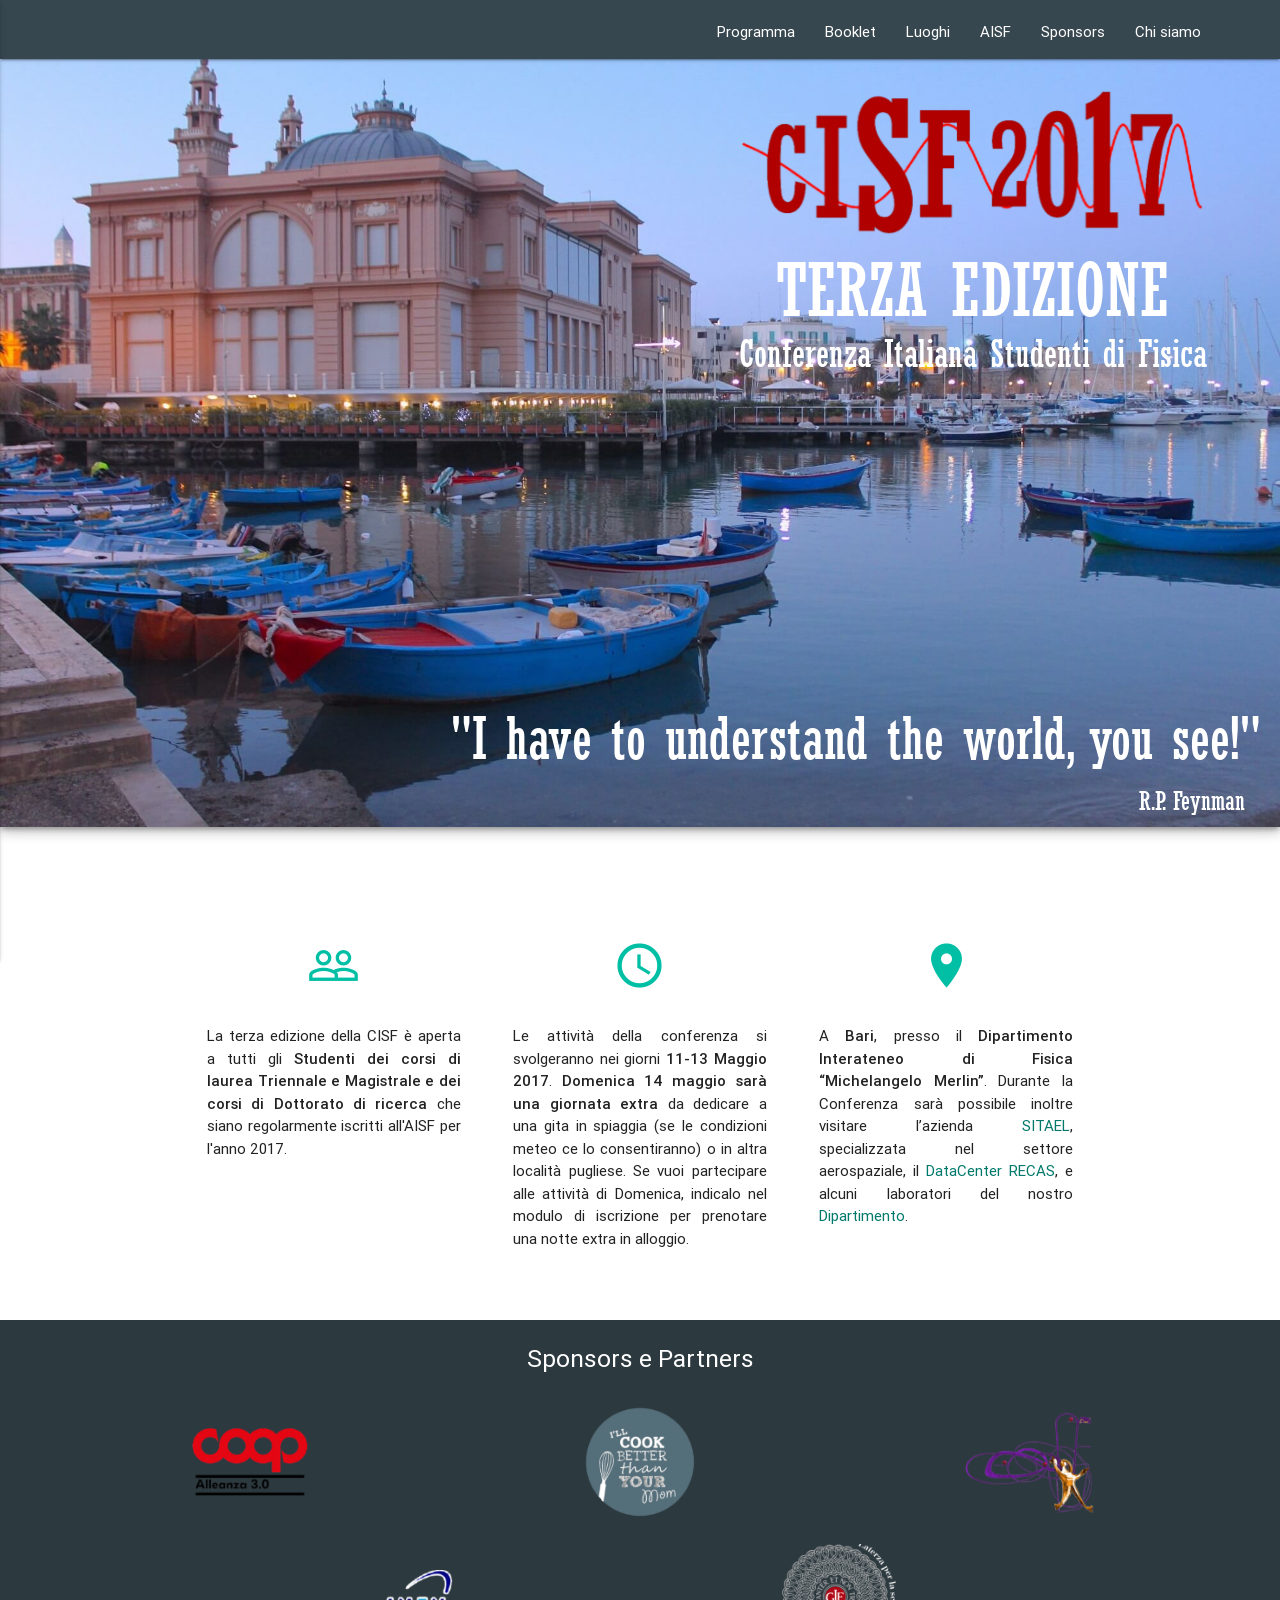
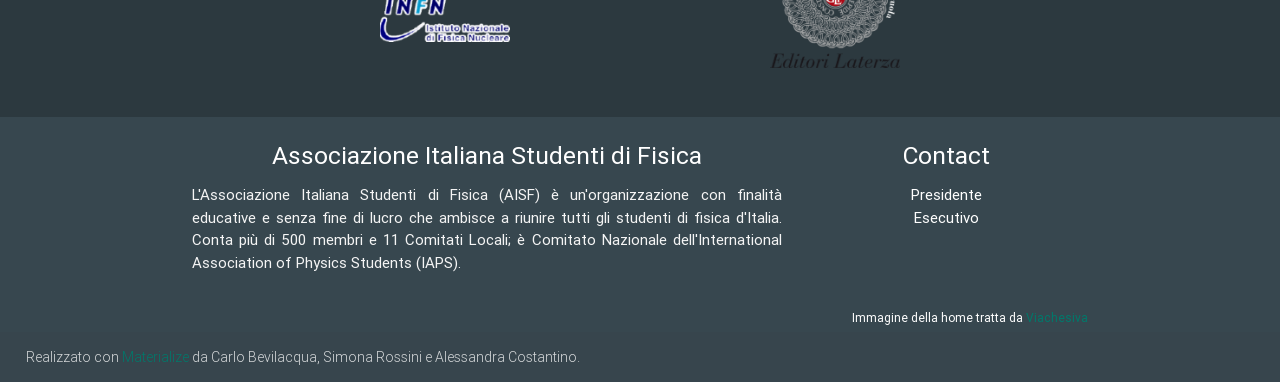
<file: index.html>
<!DOCTYPE html>
<html lang="it">

<head>
	<meta name="google-site-verification" content="nl6qpx8NATZOyinH0fnMDN4ZdVCL-LzerNolxcVArB0" />	 
	<meta name="description" content="CISF 2017 - Conferenza Italiana Studenti di Fisica: Bari, 11-13 Maggio 2017." />

	<script type="application/ld+json">
	{
	  "@context": "https://schema.org",
	  "@type": "Event",
	  "name": "CISF 2017",
	  "description": "Terza Conferenza Italiana Studenti di Fisica",
	  "startDate" : "2017-05-11T11:00",
	  "endDate" : "2017-05-14",
	  "url" : "https://ai-sf.it/cisf2017/",
	  "location" : {
			"@type" : "Place",
			"name" : "Bari",
			"address" : "Dipartimento interateneo di Fisica 'M. Merlin', Bari"
		  },
	  "eventStatus": "EventScheduled",
	  "image": "https://ai-sf.it/cisf2017/img/logo-1022-326.png"
	}
	</script>
	
	
	
  <meta http-equiv="Content-Type" content="text/html; charset=UTF-8"/>
  <meta name="viewport" content="width=device-width, initial-scale=1, maximum-scale=1.0"/>
 
   <meta name="keywords" content="CISF 2017 Bari studenti fisica aisf" />
	
	
	<!-- Generato con http://realfavicongenerator.net/ -->
	<link rel="apple-touch-icon" sizes="180x180" href="favicons/apple-touch-icon.png">
	<link rel="icon" type="image/png" href="favicons/favicon-32x32.png" sizes="32x32">
	<link rel="icon" type="image/png" href="favicons/favicon-16x16.png" sizes="16x16">
	<link rel="manifest" href="favicons/manifest.json">
	<link rel="mask-icon" href="favicons/safari-pinned-tab.svg" color="#5bbad5">
	<link rel="shortcut icon" href="favicons/favicon.ico">
	<meta name="msapplication-config" content="favicons/browserconfig.xml">
	<meta name="theme-color" content="#ffffff">

    <!-- facebook open graph starts from here, if you don't need then delete open graph related  -->
    <meta property="og:title" content="Conferenza Italiana Studenti di Fisica 2017" />
    <meta property="og:url" content="https://www.ai-sf.it/cisf2017" />
    <meta property="og:locale" content="it_IT" />
    <meta property="og:site_name" content="CISF 2017" />
    <!--meta property="fb:admins" content="" /-->  <!-- use this if you have  -->
    <meta property="og:type" content="website" />
    <meta property="og:image" content="/img/logo-1022-326.png" /> <!-- when you post this page url in facebook , this image will be shown -->
    <!-- facebook open graph ends from here -->
  

  <!-- CSS  -->
  <link href="https://fonts.googleapis.com/icon?family=Material+Icons" rel="stylesheet">
  <link href="css/materialize.min.css" type="text/css" rel="stylesheet" media="screen,projection"/>
  
  <link rel="stylesheet" type="text/css" href="css/mystyle.css" media="screen,projection"/>
  

  <!-- Footer style -->
<style>
	.footer-copyright	{padding:0 2%;font-size:2.3vw;}
	@media all and (min-width: 601px){.footer-copyright	{font-size:14px;}}
</style>

	
	<title>CISF 2017 - Bari</title>

	<style>	
	
	/*
	.vid-container {
		position: relative;
		padding-bottom: 50%;
		padding-top: 35px; height: 0; overflow: hidden;
	}

	.vid-container iframe,
	.vid-container object,
	.vid-container embed {
		position: absolute;
		top: 0;
		left: 0;
		width: 100%;
		height: 100%;
	}
	*/
	
	#navbar{background-color:transparent;animation-name:fadeinAnim;animation-duration:1.2s;}	
	.nav-wrapper{animation-name:navbarAnim;animation-duration:0.9s;animation-delay:0.2s;animation-fill-mode:both;-moz-animation-fill-mode:both;-webkit-animation-fill-mode:both;}
	
	#mainImage{z-index: -1;width: 100%;	height: auto;}
	#splash {position:relative;top:-64px;}
	#splashContent{position:absolute;top:0;display:block;width:100%;height:100%;}
	#splashLogo {float:right;width:45%;margin-right:1.5%;
				margin-top:calc(2% + 64px);margin-top:-moz-calc(2% + 64px);margin-top:-webkit-calc(2% + 64px);}
	#splashLogo > img, #splashLogo > div {animation-duration:1s;animation-delay:1s;animation-fill-mode:both;-moz-animation-fill-mode:both;-webkit-animation-fill-mode:both;}
	#splashLogo > img {animation-name:logoAnim;}
	#splashLogo > div {animation-name:logoTextAnim;}
	#splashQuoteContainer{position:absolute;width:100%;height:100vh;
							min-height:calc(35vw + 64px);-moz-min-height:calc(35vw + 64px);-webkit-min-height:calc(35vw + 64px);}	
	#splashQuote{position:absolute;bottom:0;right:0;text-align:right;padding-right:1.5%;padding-bottom:1%;
				animation-name:quoteAnim;animation-duration:1s;animation-delay:1.5s;animation-fill-mode:both;-moz-animation-fill-mode:both;-webkit-animation-fill-mode:both;}
	
	@media only screen and (max-width: 601px) {
		#splash	{top:-56px;}
		#splashLogo{margin-top:8%}	
		#splashQuoteContainer{min-height:45vw}
	}
	@media only all and (max-aspect-ratio: 31/20) {
		/*la citazione deve essere in fondo all'immagine*/
		#splashQuoteContainer{height:100%}	
	}
	
	@keyframes logoAnim {
    from {opacity:0;transform: translateY(-0.5vw);}
    to {opacity:1;trasform:none;}
	}
	@keyframes logoTextAnim {
    from {opacity:0;transform: translateY(0.5vw);}
    to {opacity:1;trasform:none;}
	}
	@keyframes quoteAnim {
    from {opacity:0;transform: translateY(1vw);}
    to {opacity:1;trasform:none;}
	}
	@keyframes navbarAnim {
    from {transform: translateY(-64px)}
    to {transform:none}
	}
	@keyframes fadeinAnim {
    from {opacity: 0}
    to {opacity:1}
	}
	
	@font-face {
			   font-family: 'Rockwell condensed';
			   src: url(fonts/rockwell-condensed/ufonts.com_rockwell_condensed.eot);
			   src: local('Rockwell condensed'), url('fonts/rockwell-condensed/ufonts.com_rockwell-condensed.ttf') format('truetype');
	}
	.splash_font-family{font-family: "Rockwell condensed";}
	
	.icone {color:#00bfa5}
	.icone:hover{opacity:0.7;};
	</style>
	
</head>

<body>	




<div class="navbar-fixed">
  <nav role="navigation" id="navbar">
	<div class="nav-wrapper">
			
		<ul class="right hide-on-med-and-down" style="margin-right:5%">
			<li><a href="programma.html">Programma</a></li>
			<li><a href="booklet.pdf">Booklet</a></li>
			<li><a href="luoghi.html">Luoghi</a></li>
			<li><a href="https://ai-sf.it/" target="_blank">AISF</a></li>
			<li><a href="#sponsorLogoBox">Sponsors</a></li>
			<li><a href="chi-siamo.html">Chi siamo</a></li>
		</ul>
		
		<div style="margin-left:2%">
			<a href="#" data-activates="nav-mobile" class="button-collapse"><i class="material-icons">menu</i></a>
		</div>
	</div>
  </nav>
</div>

<ul id="nav-mobile" class="side-nav">
	<li><a href="programma.html">Programma</a></li>
	<li><a href="booklet.pdf">Booklet</a></li>
	<li><a href="luoghi.html">Luoghi</a></li>
	<li><a href="https://ai-sf.it/" target="_blank">AISF</a></li>
	<li><a href="#sponsorLogoBox">Sponsors</a></li>
	<li><a href="chi-siamo.html">Chi siamo</a></li>
</ul>
<script>
document.addEventListener(
							"DOMContentLoaded",
							function(e) {
										$('.button-collapse').sideNav({
												  closeOnClick: true, // Closes side-nav on <a> clicks, useful for Angular/Meteor
												  draggable: true // Choose whether you can drag to open on touch screens
																		});
										}
						);
  
</script>	


	<div id="splash">		
		<img  id="mainImage" class="z-depth-3" alt='Teatro Margherita' src="img/splash-1000-646.jpg"
			sizes="100vw" srcset="img/splash-300-194.jpg 300w, img/splash-500-323.jpg 500w, img/splash-1000-646.jpg 1000w,img/splash-2000-1292.jpg 2000w,img/splash-3374-2180.jpg 3374w">	
		<div id="splashContent"> 			
			<div id="splashLogo">					
				<img src="img/logo-500-159.png" alt='CISF 2017' style="display:block;width:80%;margin:auto;"
					sizes="36vw" srcset="img/logo-1022-326.png 1022w, img/logo-500-159.png 500w, img/logo-200-64.png 200w"> 					
				<div style="font-size:5.7vw;position:relative" class="center white-text splash_font-family">TERZA EDIZIONE</div>
				<div style="font-size:3vw;position:relative;top:-1.6vw;" class="center white-text splash_font-family">Conferenza Italiana Studenti di Fisica</div>					
			</div>			
			<div id="splashQuoteContainer">
				<div id="splashQuote" class="white-text splash_font-family">
					<div style="font-size:4.5vw;display:block;">
						"I have to understand the world, you see!"
					</div>					
					<div style="font-size:2vw;margin-right:2%;display:block;position:relative;top:-2%">
						R.P. Feynman
					</div>				
				</div>
			</div>
		</div>		
	</div>
	
	

<div class="container">

	<!--
	<div class="section no-pad-bot">
		<div class="vid-container center">
			<iframe width="560" height="315" src="https://www.youtube.com/embed/wm_goq9BYVs" frameborder="0" allowfullscreen></iframe>
		</div>		
	</div>
	-->
        
	<div id="intro" class="section">
	  
		<div class="row">
			<div class="col s12 l4">	
				
					<div class="icon-block center ">
						
							<h2 class="center icone">
							  <i class="large material-icons">people_outline</i>
							</h2>
						
						<p style="text-align:justify">
							La terza edizione della CISF è aperta a tutti gli <strong>Studenti dei corsi di laurea Triennale e Magistrale e dei corsi di Dottorato di ricerca</strong> che siano regolarmente iscritti all'AISF per l'anno 2017.
						</p>
					</div>						
					
					
				
			</div>
			
			<div class="col s12 l4">
					<div class="icon-block center">
						<a  href="programma.html" title="Programma">
							<h2 class="center icone">
								<i class="large material-icons">schedule</i>
							</h2>
						</a>
						<p style="text-align:justify">Le attività della conferenza si svolgeranno nei giorni <strong>11-13 Maggio 2017</strong>.
														<strong>Domenica 14 maggio sarà una giornata extra</strong> da dedicare a una gita in spiaggia (se le condizioni meteo ce lo consentiranno) o in altra località pugliese. Se vuoi partecipare alle attività di Domenica, indicalo nel modulo di iscrizione per prenotare una notte extra in alloggio.
						</p>
					</div>
					
			</div>

			<div class="col s12 l4">
					<div class="icon-block center">
						<a  href="luoghi.html" title="Luoghi">
							<h2 class="center icone">
								<i class="large material-icons">place</i>
							</h2>
						</a>
						<p style="text-align:justify">
						A <strong>Bari</strong>, presso il <strong>Dipartimento Interateneo di Fisica “Michelangelo Merlin”</strong>. Durante la Conferenza sarà possibile inoltre visitare l’azienda <a href="http://www.sitael.com/">SITAEL</a>, specializzata nel settore aerospaziale, il <a href="https://www.recas-bari.it">DataCenter RECAS</a>, e alcuni laboratori del nostro <a href="http://cdlfbari.cloud.ba.infn.it/">Dipartimento</a>. </p>
					</div>
			</div>           
		</div>
	</div>		
</div>


 
	<!-- Social button -->
	<div class="fixed-action-btn horizontal" id="SocialButton" style="display:none">
		<a class="btn-floating btn-large transparent">
		  <i class="large material-icons blue-grey darken-1">share</i>
		</a>
		<ul> <!-- icons are from https://www.iconfinder.com/iconsets/social-40 -->
		  <li><a class="btn-floating" style="background:none;" href="https://www.youtube.com/channel/UCOJQMQgy-e2Off8XNsqTEeA"><img src='img/yt.png' style="height:100%;" width="40" height="40"></a></li>
		  <li><a class="btn-floating" style="background:none;" href="https://www.instagram.com/aisfbari/"><img src='img/in.png' style="height:100%;" width="40" height="40"></a></li>
		  <li><a class="btn-floating" style="background:none;" href="https://twitter.com/aisf_bari"><img src='img/tw.png' style="height:100%;" width="40" height="40"></a></li>
		  <li><a class="btn-floating" style="background:none;" href="https://www.facebook.com/AISF-Bari-419162114940421/"><img src='img/fb.png' style="height:100%;" width="40" height="40"></a></li>
		</ul>
	</div>
	
	<footer class="page-footer" id="footer">
		
		<div id="sponsorLogoBox" class="center scrollspy">		
			<h5 class="white-text" style="padding-bottom:15px;">Sponsors e Partners</h5>
			<div class="sponsorLogoContainer"><img src="img/sponsor/coop3.0.png" width="150" height="93"></div>
			<div class="sponsorLogoContainer"><img src="img/sponsor/cook.png" width="150" height="150"></div>
			<div class="sponsorLogoContainer"><img src="img/sponsor/dipa.png" width="150" height="119"></div>
			<div class="sponsorLogoContainer"><img src="img/sponsor/infn.png" width="150" height="84"></div>
			<div class="sponsorLogoContainer"><img src="img/sponsor/laterza.png" width="150" height="144"></div>			
		</div>
			
			<div class="container">
			<div class="row">
				<div class="col s12 m8" id="AISFinfo">
					<a href="https://ai-sf.it/" target="_blank"><h5 class="white-text center">Associazione Italiana Studenti di Fisica</h5></a>
					<p class="grey-text text-lighten-4 center" style="text-align:justify;">L'Associazione Italiana Studenti di Fisica (AISF) è un'organizzazione con finalità educative 
					e senza fine di lucro che ambisce a riunire tutti gli studenti di fisica d'Italia. Conta più di 500 membri e 11 Comitati Locali; 
					è Comitato Nazionale dell'International Association of Physics Students (IAPS).
					</p>
				</div>
				<div class="col s12 m4">
					<h5 class="white-text center">Contact</h5>
					<ul class="center">
						  <li><a class="white-text" href="mailto:presidente&#64;&#97;&#105;&#45;&#115;&#102;&#46;&#105;&#116;">Presidente</a></li>
						  <li><a class="white-text" href="mailto:esecutivo&#64;&#97;&#105;&#45;&#115;&#102;&#46;&#105;&#116;">Esecutivo</a></li>
					</ul>
				</div>				
			</div>
		</div>
		<div class="container white-text" style="font-size:0.8em;padding-bottom:5px;text-align:right">Immagine della home tratta da <a href="http://www.viachesiva.it/wp-content/uploads/2013/12/teatro-margherita-bac-bari-arte-contemporanea.jpg">Viachesiva</a></div>			
								
		
		<div class="footer-copyright">	
					Realizzato con <a href="https://materializecss.com">Materialize</a> da Carlo Bevilacqua, Simona Rossini e Alessandra Costantino.			
		</div>	
	</footer><!--  Scripts-->
	<script src="https://code.jquery.com/jquery-3.1.1.min.js"></script>
	<script src="js/materialize.min.js"></script>
	
	<script>
	//inizializza scrollspy per uno scorrimento fluido degli anchor links
	$(document).ready(function(){
		$('.scrollspy').scrollSpy();
		});
	//verifica se si è raggiunta la sezione Sponsor durante lo scroll
	</script>

<script>

function setNavbarTransparency(transparent)
{	
	if (transparent)
	{
		document.getElementById("navbar").style.backgroundColor ='transparent';
		document.getElementById("SocialButton").style.display='none';
	}
	else
	{
		$("#navbar").slideUp(400,function() {$("#navbar").css('backgroundColor','#37474f');} ).slideDown(250);
		$("#SocialButton").fadeIn();
	}	
}
isNavbarTransparent=true;
$( window ).scroll(function() {	
	var imgHt = $("#mainImage").height();
	var highTh = 0.13*imgHt; highTh = highTh<30?30:highTh;
	var lowTh = 0.1*imgHt; lowTh = lowTh<20?20:lowTh;
	
	if (window.pageYOffset>highTh && isNavbarTransparent)
		{setNavbarTransparency(false);isNavbarTransparent=false;}
	else if (window.pageYOffset<lowTh && !isNavbarTransparent)
		{setNavbarTransparency(true);isNavbarTransparent=true;}  
});

</script>

</body>
</html>
</file>
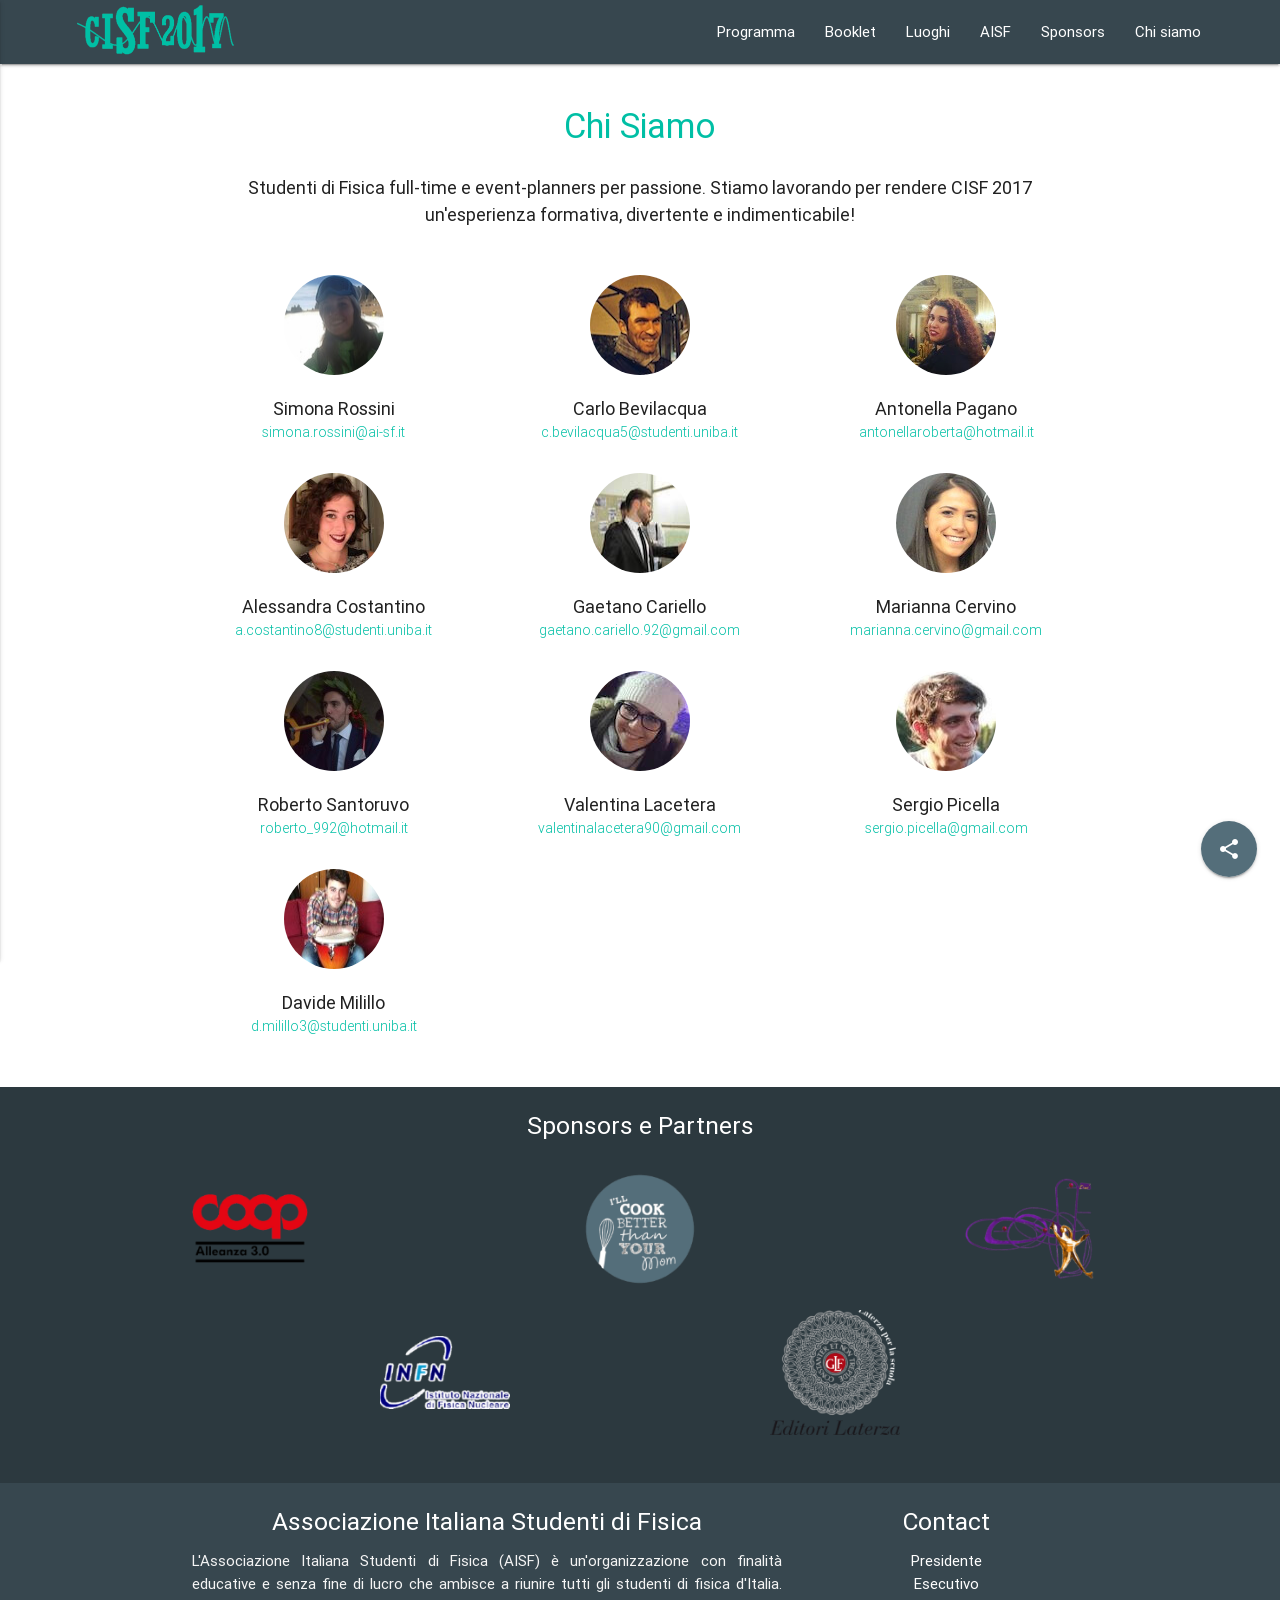
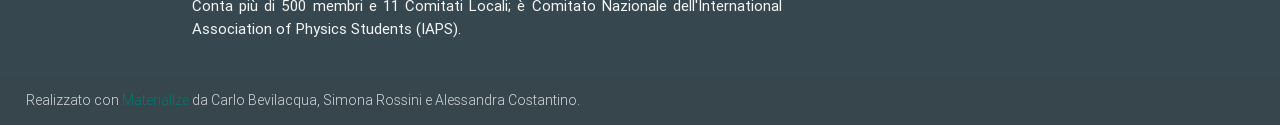
<file: chi-siamo.html>
<!DOCTYPE html>
<html lang="it">

<head>	 
	<meta name="description" content="Il comitato organizzatore della CISF 2017 - Conferenza Italiana Studenti di Fisica: Bari, 11-13 Maggio 2017." />
	
  <meta http-equiv="Content-Type" content="text/html; charset=UTF-8"/>
  <meta name="viewport" content="width=device-width, initial-scale=1, maximum-scale=1.0"/>
 
   <meta name="keywords" content="CISF 2017 Bari studenti fisica aisf" />
	
	
	<!-- Generato con http://realfavicongenerator.net/ -->
	<link rel="apple-touch-icon" sizes="180x180" href="favicons/apple-touch-icon.png">
	<link rel="icon" type="image/png" href="favicons/favicon-32x32.png" sizes="32x32">
	<link rel="icon" type="image/png" href="favicons/favicon-16x16.png" sizes="16x16">
	<link rel="manifest" href="favicons/manifest.json">
	<link rel="mask-icon" href="favicons/safari-pinned-tab.svg" color="#5bbad5">
	<link rel="shortcut icon" href="favicons/favicon.ico">
	<meta name="msapplication-config" content="favicons/browserconfig.xml">
	<meta name="theme-color" content="#ffffff">

    <!-- facebook open graph starts from here, if you don't need then delete open graph related  -->
    <meta property="og:title" content="Conferenza Italiana Studenti di Fisica 2017" />
    <meta property="og:url" content="https://www.ai-sf.it/cisf2017" />
    <meta property="og:locale" content="it_IT" />
    <meta property="og:site_name" content="CISF 2017" />
    <!--meta property="fb:admins" content="" /-->  <!-- use this if you have  -->
    <meta property="og:type" content="website" />
    <meta property="og:image" content="/img/logo-1022-326.png" /> <!-- when you post this page url in facebook , this image will be shown -->
    <!-- facebook open graph ends from here -->
  

  <!-- CSS  -->
  <link href="https://fonts.googleapis.com/icon?family=Material+Icons" rel="stylesheet">
  <link href="css/materialize.min.css" type="text/css" rel="stylesheet" media="screen,projection"/>
  
  <link rel="stylesheet" type="text/css" href="css/mystyle.css" media="screen,projection"/>
  

  <!-- Footer style -->
<style>
	.footer-copyright	{padding:0 2%;font-size:2.3vw;}
	@media all and (min-width: 601px){.footer-copyright	{font-size:14px;}}
</style>

  

	<title>Comitato organizzatore - CISF 2017</title>
	
	<style>
	.nomi
	{
		font-size:18px;
		text-align:center;
		padding-top: 20px;
		padding-right: 0px;
		padding-bottom: 0px;
		padding-left: 0px;
	 
	}
	.immagine
	{
		width:100px;
		height:100px;
	}
	.immagine:hover{opacity:0.9}
		
	.email
	{
		font-size:14px;
		color:#00bfa5;
		padding-top: 0px;
		padding-right: 0px;
		padding-bottom: 30px;
		padding-left: 0px;
	}
	.p{ 
		font-size:18px;
		text-align:center;
		padding-top: 20px;
		padding-right: 0px;
		padding-bottom: 60px;
		padding-left: 0px;    
	}
	</style>
	 
  
</head>
<body>
  
  


<div class="navbar-fixed">
  <nav role="navigation" id="navbar">
	<div class="nav-wrapper">
				<a href="index.html" class="brand-logo" style="margin:5px 6%">					
			<img  src="img/logo-small.png" id="navbarLogo" height="50" width="157">				
		</a>
			
		<ul class="right hide-on-med-and-down" style="margin-right:5%">
			<li><a href="programma.html">Programma</a></li>
			<li><a href="booklet.pdf">Booklet</a></li>
			<li><a href="luoghi.html">Luoghi</a></li>
			<li><a href="https://ai-sf.it/" target="_blank">AISF</a></li>
			<li><a href="#sponsorLogoBox">Sponsors</a></li>
			<li><a href="chi-siamo.html">Chi siamo</a></li>
		</ul>
		
		<div style="margin-left:2%">
			<a href="#" data-activates="nav-mobile" class="button-collapse"><i class="material-icons">menu</i></a>
		</div>
	</div>
  </nav>
</div>

<ul id="nav-mobile" class="side-nav">
	<li><a href="programma.html">Programma</a></li>
	<li><a href="booklet.pdf">Booklet</a></li>
	<li><a href="luoghi.html">Luoghi</a></li>
	<li><a href="https://ai-sf.it/" target="_blank">AISF</a></li>
	<li><a href="#sponsorLogoBox">Sponsors</a></li>
	<li><a href="chi-siamo.html">Chi siamo</a></li>
</ul>
<script>
document.addEventListener(
							"DOMContentLoaded",
							function(e) {
										$('.button-collapse').sideNav({
												  closeOnClick: true, // Closes side-nav on <a> clicks, useful for Angular/Meteor
												  draggable: true // Choose whether you can drag to open on touch screens
																		});
										}
						);
  
</script>


<div class="container">	

	<div class="pageTitle center">Chi Siamo</div>	
	<div class="pageSubtitleDescription">
	Studenti di Fisica full-time e event-planners per passione. Stiamo lavorando per rendere CISF 2017 un'esperienza formativa, divertente e indimenticabile! 
	</div> 
	
	<div class="row">
		<div class="col s12 m6 l4">
			<div class="icon-block" align="center">
				<img src="img/noi/Simona.jpg" align="center" class="circle immagine" >			
				<div class="nomi">Simona  Rossini</div>
				<div class="email"><a class="light" style="color:#00bfa5" href="mailto:simona.rossini@ai-sf.it">simona.rossini@ai-sf.it</a></div>
			</div>    
		</div>
		<div class="col s12 m6 l4">
			<div class="icon-block" align="center">
				<img src="img/noi/Carlo.jpg" align="center" class="circle immagine">
				<div class="nomi">Carlo Bevilacqua</div>
				<div class="email"><a class="light" style="color:#00bfa5" href="mailto:c.bevilacqua5@studenti.uniba.it">c.bevilacqua5@studenti.uniba.it</a></div>
			</div>
		</div>
		<div class="col s12 m6 l4">
			<div class="icon-block" align="center">
				<img src="img/noi/Antonella.jpg" align="center" class="circle immagine">
				<div class="nomi">Antonella Pagano</div>
				<div class="email"><a class="light" style="color:#00bfa5" href="mailto:antonellaroberta@hotmail.it">antonellaroberta@hotmail.it</a></div>

			</div>
		</div>
		<div class="col s12 m6 l4">
			<div class="icon-block" align="center">
				<img src="img/noi/Alessandra.jpg" align="center" class="circle immagine">
				<div class="nomi">Alessandra Costantino</div>
				<div class="email"><a class="light" style="color:#00bfa5" href="mailto:a.costantino8@studenti.uniba.it">a.costantino8@studenti.uniba.it</a></div>

			</div>
		</div>
		<div class="col s12 m6 l4">
			<div class="icon-block" align="center">
				<img src="img/noi/Gaetano.jpg" align="center" class="circle immagine">
				<div class="nomi">Gaetano Cariello</div>
				<div class="email"><a class="light" style="color:#00bfa5" href="mailto:gaetano.cariello.92@gmail.com">gaetano.cariello.92@gmail.com</a></div>

			</div>
		</div>
		<div class="col s12 m6 l4">
			<div class="icon-block" align="center">
				<img src="img/noi/Marianna.jpg" align="center" class="circle immagine">
				<div class="nomi">Marianna Cervino</div>
				<div class="email"><a class="light" style="color:#00bfa5" href="mailto:marianna.cervino@gmail.com">marianna.cervino@gmail.com</a></div>

			</div>
		</div>
		<div class="col s12 m6 l4">
			<div class="icon-block" align="center">
				<img src="img/noi/Roberto.jpg" align="center" class="circle immagine">
				<div class="nomi">Roberto Santoruvo</div>
				<div class="email"><a class="light" style="color:#00bfa5" href="mailto:roberto_992@hotmail.it">roberto_992@hotmail.it</a></div>
			</div>
		</div>
		<div class="col s12 m6 l4">
			<div class="icon-block" align="center">
				<img src="img/noi/Valentina.jpg" align="center" class="circle immagine">
				<div class="nomi">Valentina Lacetera</div>
				<div class="email"><a class="light" style="color:#00bfa5" href="mailto:valentinalacetera90@gmail.com">valentinalacetera90@gmail.com</a></div>
			</div>
		</div>		
		<div class="col s12 m6 l4">
			<div class="icon-block" align="center">
				<img src="img/noi/Sergio.jpg" align="center" class="circle immagine">
				<div class="nomi">Sergio Picella</div>
				<div class="email"><a class="light" style="color:#00bfa5" href="mailto:sergio.picella@gmail.com">sergio.picella@gmail.com</a></div>
			</div>
		</div>
		<!--
		<div class="col s12 m6 l4">
			<div class="icon-block" align="center">
				<img src="img/noi/Giovanni.jpg" align="center" class="circle immagine">
				<div class="nomi">Giovanni Scala</div>
				<div class="email"><a class="light" style="color:#00bfa5" href="mailto:g.scala@studenti.uniba.it">g.scala@studenti.uniba.it</a></div>

			</div>
		</div>
		<div class="col s12 m6 l4">
			<div class="icon-block" align="center">
				<img src="img/noi/Simone.jpg" align="center" class="circle immagine">
				<div class="nomi">Simone Magaletti</div>
				<div class="email"><a class="light" style="color:#00bfa5" href="mailto:magaletti.simone@gmail.com">magaletti.simone@gmail.com</a></div>

			</div>
		</div>
		-->
		<div class="col s12 m6 l4">
			<div class="icon-block" align="center">
				<img src="img/noi/Davide.jpg" align="center" class="circle immagine">
				<div class="nomi">Davide Milillo</div>
				<div class="email"><a class="light" style="color:#00bfa5" href="mailto:d.milillo3@studenti.uniba.it">d.milillo3@studenti.uniba.it</a></div>

			</div>
		</div>
	</div>
       
   
</div>

	<!-- Social button -->
	<div class="fixed-action-btn horizontal" id="SocialButton" >
		<a class="btn-floating btn-large transparent">
		  <i class="large material-icons blue-grey darken-1">share</i>
		</a>
		<ul> <!-- icons are from https://www.iconfinder.com/iconsets/social-40 -->
		  <li><a class="btn-floating" style="background:none;" href="https://www.youtube.com/channel/UCOJQMQgy-e2Off8XNsqTEeA"><img src='img/yt.png' style="height:100%;" width="40" height="40"></a></li>
		  <li><a class="btn-floating" style="background:none;" href="https://www.instagram.com/aisfbari/"><img src='img/in.png' style="height:100%;" width="40" height="40"></a></li>
		  <li><a class="btn-floating" style="background:none;" href="https://twitter.com/aisf_bari"><img src='img/tw.png' style="height:100%;" width="40" height="40"></a></li>
		  <li><a class="btn-floating" style="background:none;" href="https://www.facebook.com/AISF-Bari-419162114940421/"><img src='img/fb.png' style="height:100%;" width="40" height="40"></a></li>
		</ul>
	</div>
	
	<footer class="page-footer" id="footer">
		
		<div id="sponsorLogoBox" class="center scrollspy">		
			<h5 class="white-text" style="padding-bottom:15px;">Sponsors e Partners</h5>
			<div class="sponsorLogoContainer"><img src="img/sponsor/coop3.0.png" width="150" height="93"></div>
			<div class="sponsorLogoContainer"><img src="img/sponsor/cook.png" width="150" height="150"></div>
			<div class="sponsorLogoContainer"><img src="img/sponsor/dipa.png" width="150" height="119"></div>
			<div class="sponsorLogoContainer"><img src="img/sponsor/infn.png" width="150" height="84"></div>
			<div class="sponsorLogoContainer"><img src="img/sponsor/laterza.png" width="150" height="144"></div>			
		</div>
			
						
								
		
		<div class="container">
			<div class="row">
				<div class="col s12 m8" id="AISFinfo">
					<a href="https://ai-sf.it/" target="_blank"><h5 class="white-text center">Associazione Italiana Studenti di Fisica</h5></a>
					<p class="grey-text text-lighten-4 center" style="text-align:justify;">L'Associazione Italiana Studenti di Fisica (AISF) è un'organizzazione con finalità educative 
					e senza fine di lucro che ambisce a riunire tutti gli studenti di fisica d'Italia. Conta più di 500 membri e 11 Comitati Locali; 
					è Comitato Nazionale dell'International Association of Physics Students (IAPS).
					</p>
				</div>
				<div class="col s12 m4">
					<h5 class="white-text center">Contact</h5>
					<ul class="center">
						  <li><a class="white-text" href="mailto:presidente&#64;&#97;&#105;&#45;&#115;&#102;&#46;&#105;&#116;">Presidente</a></li>
						  <li><a class="white-text" href="mailto:esecutivo&#64;&#97;&#105;&#45;&#115;&#102;&#46;&#105;&#116;">Esecutivo</a></li>
					</ul>
				</div>				
			</div>
		</div>
		<div class="footer-copyright">	
					Realizzato con <a href="https://materializecss.com">Materialize</a> da Carlo Bevilacqua, Simona Rossini e Alessandra Costantino.			
		</div>	
	</footer><!--  Scripts-->
	<script src="https://code.jquery.com/jquery-3.1.1.min.js"></script>
	<script src="js/materialize.min.js"></script>
	
	<script>
	//inizializza scrollspy per uno scorrimento fluido degli anchor links
	$(document).ready(function(){
		$('.scrollspy').scrollSpy();
		});
	//verifica se si è raggiunta la sezione Sponsor durante lo scroll
	</script></body>

</html>
</file>
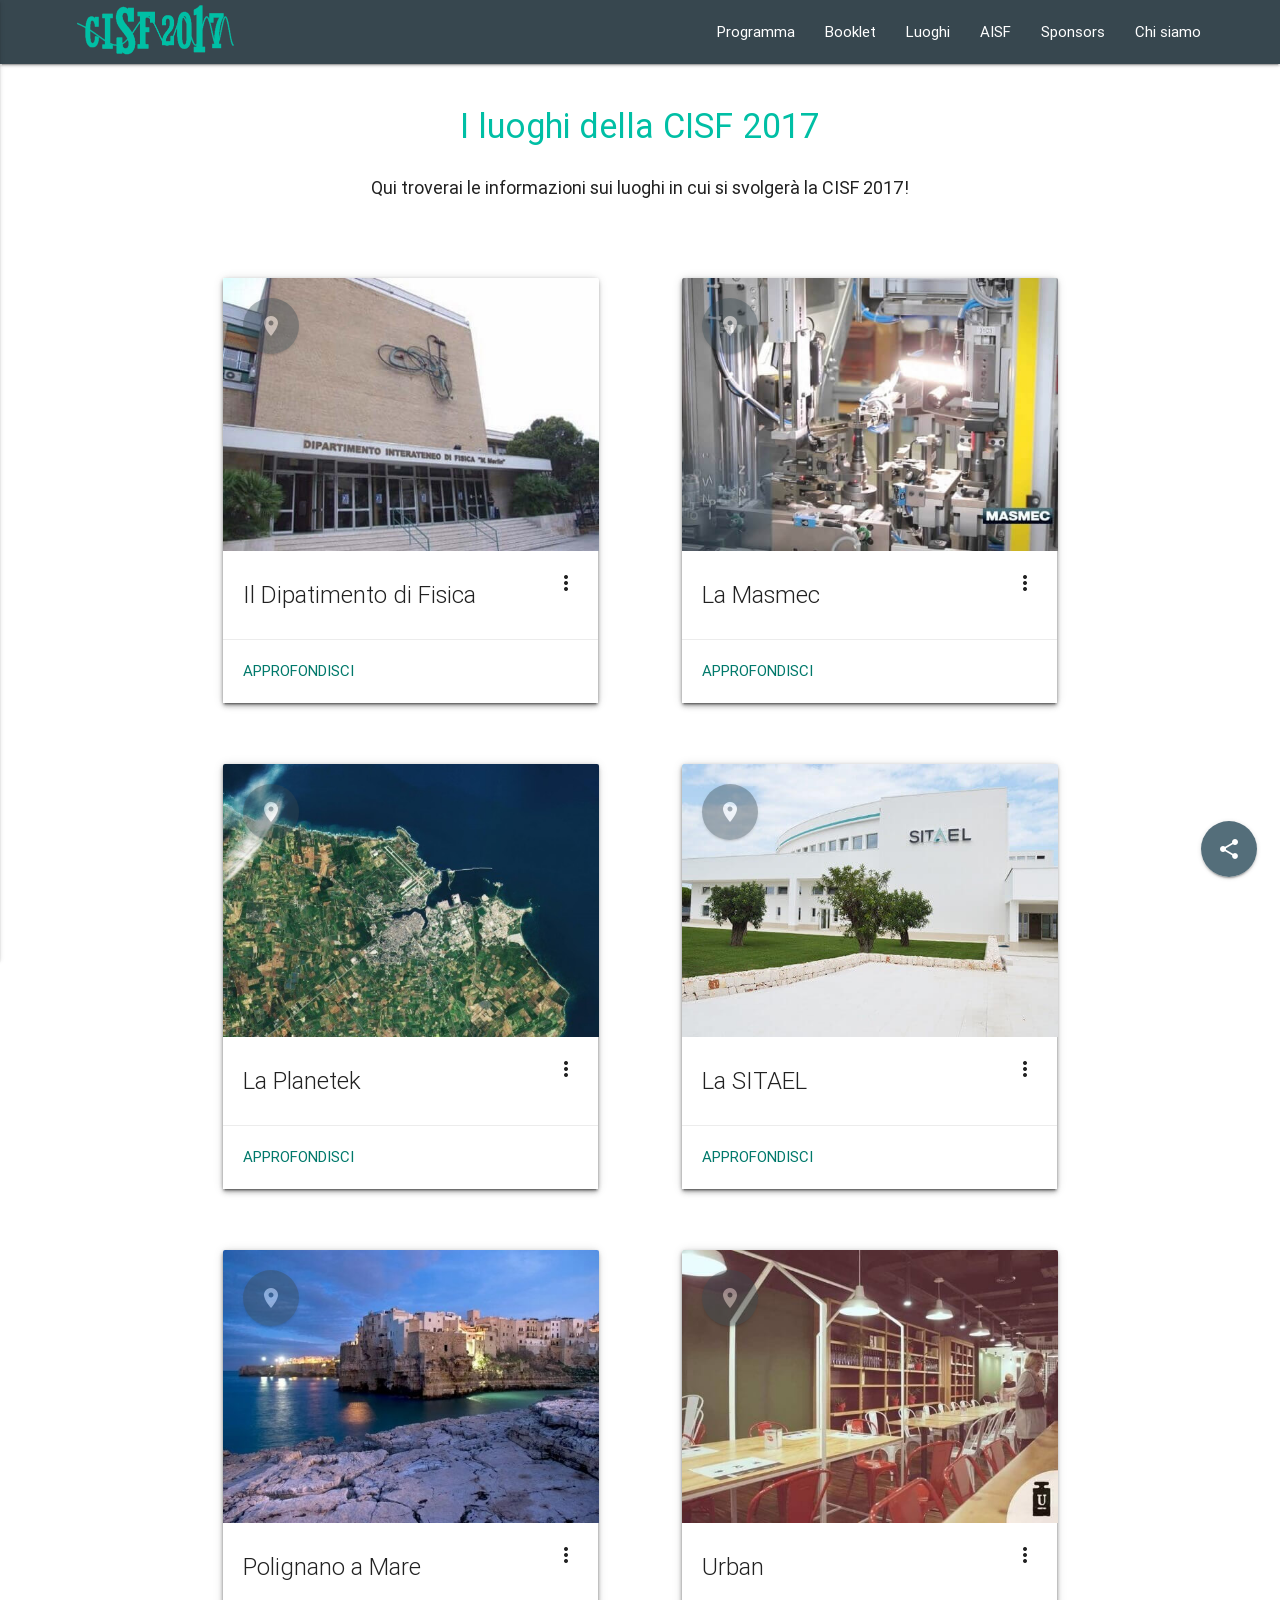
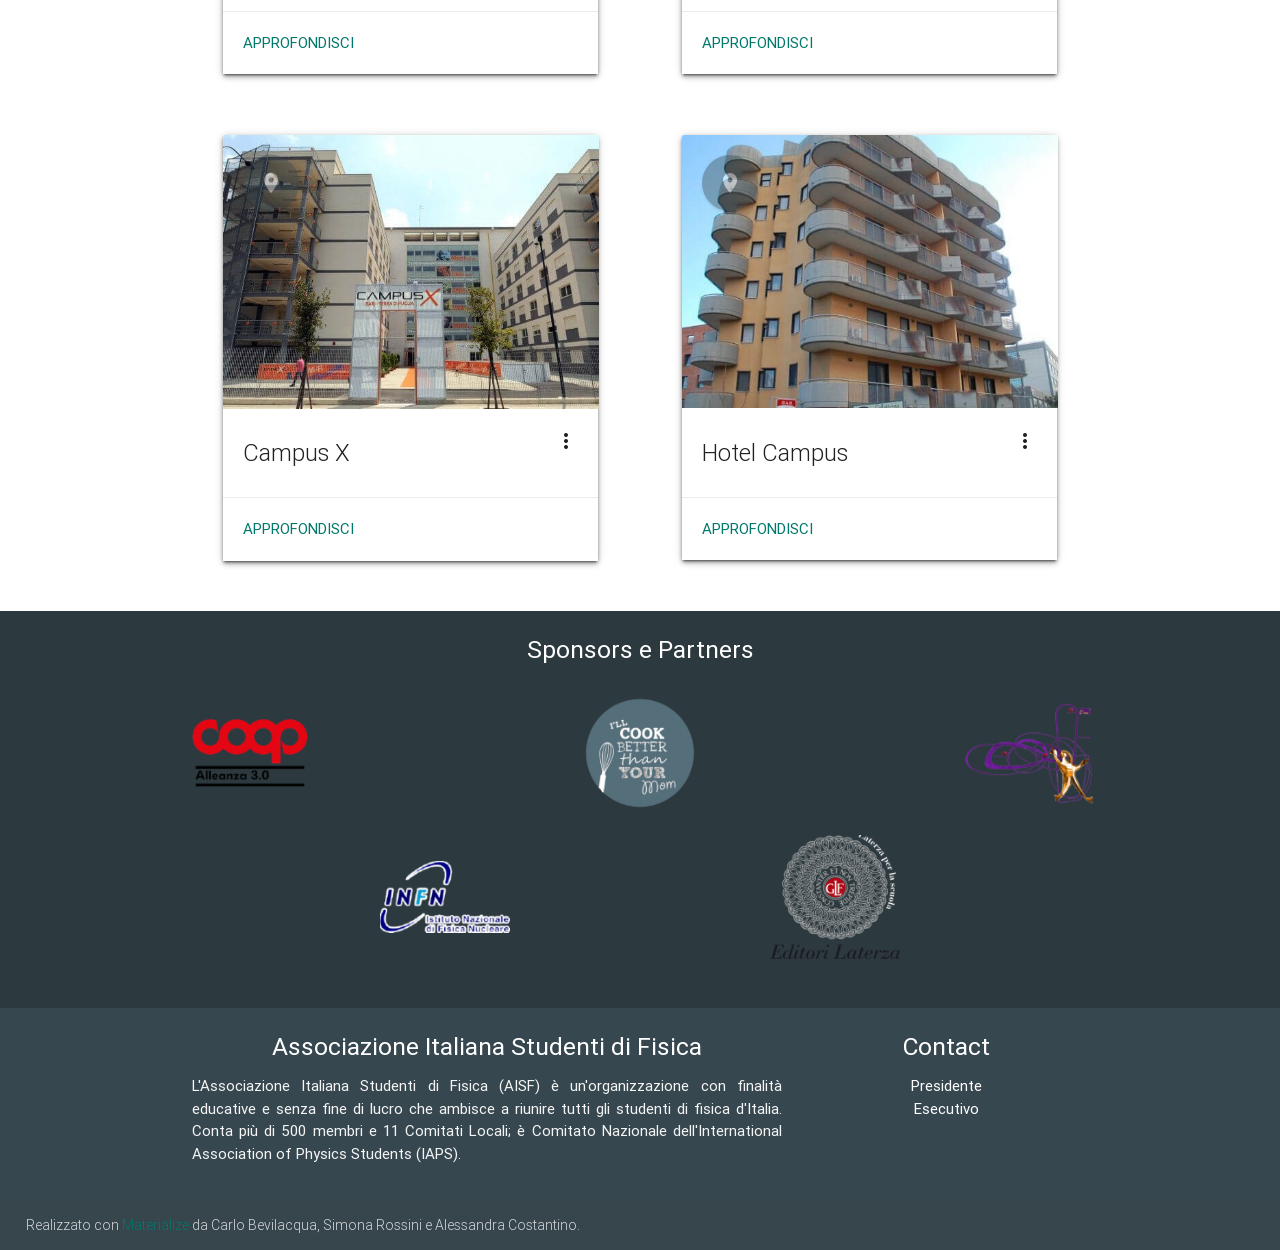
<file: luoghi.html>
<!DOCTYPE html>

<html lang="it">

<head>	 
	<meta name="description" content="I luoghi della CISF 2017 - Conferenza Italiana Studenti di Fisica: Bari, 11-13 Maggio 2017." />
	
  <meta http-equiv="Content-Type" content="text/html; charset=UTF-8"/>
  <meta name="viewport" content="width=device-width, initial-scale=1, maximum-scale=1.0"/>
 
   <meta name="keywords" content="CISF 2017 Bari studenti fisica aisf" />
	
	
	<!-- Generato con http://realfavicongenerator.net/ -->
	<link rel="apple-touch-icon" sizes="180x180" href="favicons/apple-touch-icon.png">
	<link rel="icon" type="image/png" href="favicons/favicon-32x32.png" sizes="32x32">
	<link rel="icon" type="image/png" href="favicons/favicon-16x16.png" sizes="16x16">
	<link rel="manifest" href="favicons/manifest.json">
	<link rel="mask-icon" href="favicons/safari-pinned-tab.svg" color="#5bbad5">
	<link rel="shortcut icon" href="favicons/favicon.ico">
	<meta name="msapplication-config" content="favicons/browserconfig.xml">
	<meta name="theme-color" content="#ffffff">

    <!-- facebook open graph starts from here, if you don't need then delete open graph related  -->
    <meta property="og:title" content="Conferenza Italiana Studenti di Fisica 2017" />
    <meta property="og:url" content="https://www.ai-sf.it/cisf2017" />
    <meta property="og:locale" content="it_IT" />
    <meta property="og:site_name" content="CISF 2017" />
    <!--meta property="fb:admins" content="" /-->  <!-- use this if you have  -->
    <meta property="og:type" content="website" />
    <meta property="og:image" content="/img/logo-1022-326.png" /> <!-- when you post this page url in facebook , this image will be shown -->
    <!-- facebook open graph ends from here -->
  

  <!-- CSS  -->
  <link href="https://fonts.googleapis.com/icon?family=Material+Icons" rel="stylesheet">
  <link href="css/materialize.min.css" type="text/css" rel="stylesheet" media="screen,projection"/>
  
  <link rel="stylesheet" type="text/css" href="css/mystyle.css" media="screen,projection"/>
  

  <!-- Footer style -->
<style>
	.footer-copyright	{padding:0 2%;font-size:2.3vw;}
	@media all and (min-width: 601px){.footer-copyright	{font-size:14px;}}
</style>

  

	<title>Luoghi - CISF 2017</title>
	
	<style>
	
		.icona-mappa
		{
			position:absolute;top:20px;left:20px;z-index:2;opacity:0.4;
			transition: all 0.7s;-webkit-transition: all 0.7s;-moz-transition: all 0.7s;
		}
		.icona-mappa a{background-color:#37474f;}	
		.icona-mappa:hover a{background-color:red;}		
		.icona-mappa:hover{opacity:0.8;}
	
		.luogo{margin: 7%; box-shadow: 0 4px 5px 0 rgba(0, 0, 0, 0.14), 0 1px 10px 0 rgba(0, 0, 0, 0.12), 0 2px 4px -1px rgba(0, 0, 0, 0.3);}
		.card .card-image img {height:auto;}
		.luogo .card-action a:hover{color:#4db6ac!important}
		
		.modal-content {padding:10px!important;}
		.mappaModal
		{
			height: 69vh;
			width: 100%;
		}
		.modal {overflow:visible;}
		.modal-close-button
		{
			height:25px;
			width:25px;
			top:-12px;
			left:-12px;
			position: absolute;
			background-color: red;
			color:white;
			border:none;
			border-radius:50%;
		}
		.modal-close-button:active{background-color: DarkRed}
		.modal-close-button:focus{background-color: red; font-weight:bold;}
	</style>
 
  
</head>
<body>
  
  


<div class="navbar-fixed">
  <nav role="navigation" id="navbar">
	<div class="nav-wrapper">
				<a href="index.html" class="brand-logo" style="margin:5px 6%">					
			<img  src="img/logo-small.png" id="navbarLogo" height="50" width="157">				
		</a>
			
		<ul class="right hide-on-med-and-down" style="margin-right:5%">
			<li><a href="programma.html">Programma</a></li>
			<li><a href="booklet.pdf">Booklet</a></li>
			<li><a href="luoghi.html">Luoghi</a></li>
			<li><a href="https://ai-sf.it/" target="_blank">AISF</a></li>
			<li><a href="#sponsorLogoBox">Sponsors</a></li>
			<li><a href="chi-siamo.html">Chi siamo</a></li>
		</ul>
		
		<div style="margin-left:2%">
			<a href="#" data-activates="nav-mobile" class="button-collapse"><i class="material-icons">menu</i></a>
		</div>
	</div>
  </nav>
</div>

<ul id="nav-mobile" class="side-nav">
	<li><a href="programma.html">Programma</a></li>
	<li><a href="booklet.pdf">Booklet</a></li>
	<li><a href="luoghi.html">Luoghi</a></li>
	<li><a href="https://ai-sf.it/" target="_blank">AISF</a></li>
	<li><a href="#sponsorLogoBox">Sponsors</a></li>
	<li><a href="chi-siamo.html">Chi siamo</a></li>
</ul>
<script>
document.addEventListener(
							"DOMContentLoaded",
							function(e) {
										$('.button-collapse').sideNav({
												  closeOnClick: true, // Closes side-nav on <a> clicks, useful for Angular/Meteor
												  draggable: true // Choose whether you can drag to open on touch screens
																		});
										}
						);
  
</script>

    <div class="container">
	
		<div class="pageTitle center">I luoghi della CISF 2017</div>	
	
		<div class="pageSubtitleDescription">
			Qui troverai le informazioni sui luoghi in cui si svolgerà la CISF 2017!
		</div>	
	
		<div class="row">	
		
		
			<div class="col s12 l6">
				<!--   IL DIPARTIMENTO  -->
				<div class="luogo">
					<div class="card sticky-action">
						<div class="card-image waves-effect waves-block waves-light">
							<img class="activator" src="img/luoghi/dipartimento.jpg" width="550" height="400" alt="Dipartimento di Fisica">
							<div class="icona-mappa">
								<a class="btn-floating btn-large waves-effect waves-light" onclick="$('#mappaDipartimento').modal('open');"><i class="material-icons">location_on</i></a>			      
							</div>
						</div>
						<div class="card-content">
							<span class="card-title activator grey-text text-darken-4">Il Dipatimento di Fisica<i class="material-icons right">more_vert</i></span>
						</div>
						<div class="card-reveal">
							<span class="card-title grey-text text-darken-4">Il Dipatimento di Fisica<i class="material-icons right">close</i></span>
							Il Dipartimento di Fisica, a Bari, nasce l'1 gennaio 1996. Inizialmente fu ospitato per qualche tempo nel palazzo del Dipartimento di Economia e Commercio,
							Nel 1958 arriv&ograve; a Bari il Prof. Michelangelo Merlin che progett&ograve; e realizz&ograve; l'attuale sede del Dipartimento. Il 12 gennaio 2004 il Dipartimento &egrave; stato intitolato al suo Nome.
						</div>
						<div class="card-action">
							<a target="_blank" href="http://cdlfbari.cloud.ba.infn.it/">Approfondisci</a>
						</div>						
					</div>					
				</div>				
			</div>
			<!-- LA VALLISA -->
			<!--
			<div class="col s12 l6">
				<div class="luogo">
					<div class="card sticky-action">
						<div class="card-image waves-effect waves-block waves-light">
							<img class="activator" src="img/luoghi/vallisa.jpg" width="550" height="400" alt="Auditorium Diocesano Vallisa">
							<div class="icona-mappa">
								<a class="btn-floating btn-large waves-effect waves-light" onclick="$('#mappaVallisa').modal('open');"><i class="material-icons">location_on</i></a>			      
							</div>
						</div>
						<div class="card-content">
							<span class="card-title activator grey-text text-darken-4">La Vallisa<i class="material-icons right">more_vert</i></span>
						</div>
						<div class="card-reveal">
							<span class="card-title grey-text text-darken-4">La Vallisa<i class="material-icons right">close</i></span>
								Situata nell'omonima via, all'ingresso del borgo antico, la "Chiesa della vallisa" sorge alle spalle dell'ex convento dei benedettini.
								Nel 1962 fu sottoposta ad un radicale intervento di restauro che consentì di ripristinarne l'aspetto medioevale.
								Oggi &egrave; una struttura polifunzionale, (dotata di 150 posti a sedere) che serve da auditorium per la musica, da centro di cultura e arte, da luogo di raduno, di incontro e di sperimentazione.
						</div>
						<div class="card-action">
							<a target="_blank" href="http://www.vallisa.it/">Approfondisci</a>
						</div>						
					</div>					
				</div>				
			</div>	
			-->
			<!-- La Masmec -->
			<div class="col s12 l6">
				<div class="luogo">
					<div class="card sticky-action">
						<div class="card-image waves-effect waves-block waves-light">
							<img class="activator" src="img/luoghi/masmec.jpg" width="550" height="400" alt="Masmec">
							<div class="icona-mappa">
								<a class="btn-floating btn-large waves-effect waves-light" onclick="$('#mappaMasmec').modal('open');"><i class="material-icons">location_on</i></a>			      
							</div>
						</div>
						<div class="card-content">
							<span class="card-title activator grey-text text-darken-4">La Masmec<i class="material-icons right">more_vert</i></span>
						</div>
						<div class="card-reveal">
							<span class="card-title grey-text text-darken-4">La Masmec<i class="material-icons right">close</i></span>
							MASMEC S.p.A. &egrave; un’azienda specializzata in tecnologie di precisione, robotica e meccatronica, applicate ai settori dell’automotive e del biomedicale.
						</div>
						<div class="card-action">
							<a target="_blank" href="http://www.masmec.org/">Approfondisci</a>
						</div>						
					</div>					
				</div>				
			</div>			
			<!-- La Planetek -->
			<div class="col s12 l6">
				<div class="luogo">
					<div class="card sticky-action">
						<div class="card-image waves-effect waves-block waves-light">
							<img class="activator" src="img/luoghi/planetek.jpg" width="550" height="400" alt="Planetek">
							<div class="icona-mappa">
								<a class="btn-floating btn-large waves-effect waves-light" onclick="$('#mappaPlanetek').modal('open');"><i class="material-icons">location_on</i></a>			      
							</div>
						</div>
						<div class="card-content">
							<span class="card-title activator grey-text text-darken-4">La Planetek<i class="material-icons right">more_vert</i></span>
						</div>
						<div class="card-reveal">
							<span class="card-title grey-text text-darken-4">La Planetek<i class="material-icons right">close</i></span>
							Planetek Italia nasce nel 1994 grazie all’iniziativa dei quattro soci fondatori Giovanni Sylos Labini, Mariella Pappalepore, Sergio Samarelli e Vincenzo Barbieri con l’obiettivo specifico di erogare servizi e prodotti esclusivamente nell’ambito della geomatica e dello spazio, obiettivo che continua ad essere il focus principale dell’azienda.
						</div>
						<div class="card-action">
							<a target="_blank" href="http://www.planetek.it/">Approfondisci</a>
						</div>						
					</div>					
				</div>				
			</div>
			<!-- LA SITAEL -->
			<div class="col s12 l6">
				<div class="luogo">
					<div class="card sticky-action">
						<div class="card-image waves-effect waves-block waves-light">
							<img class="activator" src="img/luoghi/SITAEL.jpg" width="550" height="400" alt="SITAEL">
							<div class="icona-mappa">
								<a class="btn-floating btn-large waves-effect waves-light" onclick="$('#mappaSITAEL').modal('open');"><i class="material-icons">location_on</i></a>			      
							</div>
						</div>
						<div class="card-content">
							<span class="card-title activator grey-text text-darken-4">La SITAEL<i class="material-icons right">more_vert</i></span>
						</div>
						<div class="card-reveal">
							<span class="card-title grey-text text-darken-4">La SITAEL<i class="material-icons right">close</i></span>
							La SITAEL &egrave; stata fondata dal cavalier Vito Pertosa ed &egrave; una azienda leader del settore aerospaziale, 
							impegnata nella realizzazione di “small satellite” di nuova generazione e strumenti innovativi per missioni spaziali.
						</div>
						<div class="card-action">
							<a target="_blank" href="http://www.sitael.com/">Approfondisci</a>
						</div>						
					</div>					
				</div>				
			</div>
			<div class="col s12 l6">
				<!-- POLIGNANO -->
				<div class="luogo">
					<div class="card sticky-action">
						<div class="card-image waves-effect waves-block waves-light">
							<img class="activator" src="img/luoghi/polignanoamare.jpg" width="550" height="400" alt="Polignano a Mare">
							<div class="icona-mappa">
								<a class="btn-floating btn-large waves-effect waves-light" onclick="$('#mappaPolignanoAMare').modal('open');"><i class="material-icons">location_on</i></a>			      
							</div>
						</div>
						<div class="card-content">
							<span class="card-title activator grey-text text-darken-4">Polignano a Mare<i class="material-icons right">more_vert</i></span>
						</div>
						<div class="card-reveal">
							<span class="card-title grey-text text-darken-4">Polignano a Mare<i class="material-icons right">close</i></span>
							Polignano a mare &egrave; un comune situato a sud di Bari. La parte più antica della citt&agrave; sorge su alcune rocce a strapiombo sul mar Adriatico, ma la caratteristica principale sono le innumerevoli grotte marine importantissime dal punto di vista naturalistico. 
							A Polignano &egrave; anche nato Domenico Modugno a cui &egrave; stata dedicata una statua sul lungomare della citt&agrave;.
						</div>
						<div class="card-action">
							<a target="_blank" href="http://www.polignanoamare.com/">Approfondisci</a>
						</div>						
					</div>					
				</div>				
			</div>
			<!-- Urban -->
			<div class="col s12 l6">
				<div class="luogo">
					<div class="card sticky-action">
						<div class="card-image waves-effect waves-block waves-light">
							<img class="activator" src="img/luoghi/urban.jpg" width="550" height="400" alt="Urban">
							<div class="icona-mappa">
								<a class="btn-floating btn-large waves-effect waves-light" onclick="$('#mappaUrban').modal('open');"><i class="material-icons">location_on</i></a>			      
							</div>
						</div>
						<div class="card-content">
							<span class="card-title activator grey-text text-darken-4">Urban<i class="material-icons right">more_vert</i></span>
						</div>
						<div class="card-reveal">
							<span class="card-title grey-text text-darken-4">Urban<i class="material-icons right">close</i></span>
							Urban &egrave; il primo buffet a peso in Puglia. Cucina sana, materie prime a Km0.
						</div>
						<div class="card-action">
							<a target="_blank" href="http://www.urban.bio/">Approfondisci</a>
						</div>						
					</div>					
				</div>				
			</div>
			<div class="col s12 l6">
				<!--   CAMPUS X  -->
				<div class="luogo">
					<div class="card sticky-action">
						<div class="card-image waves-effect waves-block waves-light">
							<img class="activator" src="img/luoghi/campusX.jpg" width="550" height="400" alt="Campus X">
							<div class="icona-mappa">
								<a class="btn-floating btn-large waves-effect waves-light" onclick="$('#mappaCampusX').modal('open');"><i class="material-icons">location_on</i></a>			      
							</div>
						</div>
						<div class="card-content">
							<span class="card-title activator grey-text text-darken-4">Campus X<i class="material-icons right">more_vert</i></span>
						</div>
						<div class="card-reveal">
							<span class="card-title grey-text text-darken-4">Campus X<i class="material-icons right">close</i></span>
							La struttura &egrave; stata inaugurata nel 2011 ed &egrave; a 17 minuti a piedi dal Dipartimento di Fisica.
						</div>
						<div class="card-action">
							<a target="_blank" href="http://www.campusx.it/bari/">Approfondisci</a>
						</div>						
					</div>					
				</div>				
			</div>
			
			<div class="col s12 l6">
				<!-- HOTEL CAMPUS -->
				<div class="luogo">
					<div class="card sticky-action">
						<div class="card-image waves-effect waves-block waves-light">
							<img class="activator" src="img/luoghi/hotelcampus.jpg" width="550" height="400" alt="Hotel Campus">
							<div class="icona-mappa">
								<a class="btn-floating btn-large waves-effect waves-light" onclick="$('#mappaHotelCampus').modal('open');"><i class="material-icons" >location_on</i></a>			      
							</div>
						</div>
						<div class="card-content">
							<span class="card-title activator grey-text text-darken-4">Hotel Campus<i class="material-icons right">more_vert</i></span>
						</div>
						<div class="card-reveal">
							<span class="card-title grey-text text-darken-4">Hotel Campus<i class="material-icons right">close</i></span>
							Hotel Campus di Bari &egrave; ubicato all’interno del quadrilatero universitario, e dista 5 minuti a piedi dal Dipartimento di Fisica.
						</div>
						<div class="card-action">
							<a target="_blank" href="http://www.campushotel.it/">Approfondisci</a>
						</div>						
					</div>					
				</div>				
			</div>	
			
			
		</div> 

    
    </div>
	
	
	
	<!-- Mappe -->
	<div id="mappaDipartimento" class="modal">	
		<button onclick="$(this).parents('.modal').modal('close')" class="modal-close-button z-depth-3 center">X</button>
		<div class="modal-content mappaModal">
			<iframe src="https://www.google.com/maps/embed?pb=!1m28!1m12!1m3!1d12023.868739504416!2d16.868048175093744!3d41.11340773513875!2m3!1f0!2f0!3f0!3m2!1i1024!2i768!4f13.1!4m13!3e2!4m5!1s0x1347e85ec464fb8b%3A0x331ea141e5e3c668!2sBari+Centrale%2C+Bari%2C+BA!3m2!1d41.118354!2d16.868945!4m5!1s0x1347e848e4cdf32d%3A0x10ef1848d4ba6ba1!2sDipartimento+Interateneo+di+Fisica%2C+Via+Giovanni+Amendola%2C+173%2C+70125+Bari!3m2!1d41.1084008!2d16.8839935!5e0!3m2!1sit!2sit!4v1484748174258" frameborder="0" style="border:0;width:100%;height:100%" allowfullscreen></iframe>			
		</div>
	</div>	
	<div id="mappaVallisa" class="modal">	
		<button onclick="$(this).parents('.modal').modal('close')" class="modal-close-button z-depth-3 center">X</button>
		<div class="modal-content mappaModal">					
			<iframe src="https://www.google.com/maps/embed?pb=!1m28!1m12!1m3!1d24046.138317835248!2d16.864363235847893!3d41.117773124528185!2m3!1f0!2f0!3f0!3m2!1i1024!2i768!4f13.1!4m13!3e6!4m5!1s0x1347e848e4cdf32d%3A0x10ef1848d4ba6ba1!2sDipartimento+Interateneo+di+Fisica%2C+Via+Giovanni+Amendola%2C+Bari%2C+BA!3m2!1d41.1084008!2d16.8839935!4m5!1s0x1347e8640f9dffe7%3A0xb502db266398baca!2sAuditorium+Diocesano+Vallisa%2C+Str.+Vallisa%2C+70122+Bari!3m2!1d41.1270364!2d16.8714648!5e0!3m2!1sit!2sit!4v1488191142250" frameborder="0" style="border:0;width:100%;height:100%" allowfullscreen></iframe>			
		</div>
	</div>
	<div id="mappaSITAEL" class="modal">	
		<button onclick="$(this).parents('.modal').modal('close')" class="modal-close-button z-depth-3 center">X</button>
		<div class="modal-content mappaModal">					
			<iframe src="https://www.google.com/maps/embed?pb=!1m28!1m12!1m3!1d96233.30061072449!2d16.905937001771093!3d41.08449588802148!2m3!1f0!2f0!3f0!3m2!1i1024!2i768!4f13.1!4m13!3e0!4m5!1s0x1347e848e4cdf32d%3A0x10ef1848d4ba6ba1!2sDipartimento+Interateneo+di+Fisica%2C+Via+Giovanni+Amendola%2C+173%2C+70125+Bari!3m2!1d41.1084008!2d16.8839935!4m5!1s0x1347c59691692c21%3A0x9c7f1cd25bf1ac5d!2sSITAEL+S.p.A.+-+Headquarters%2C+Mola+di+Bari%2C+BA!3m2!1d41.060204999999996!2d17.064111!5e0!3m2!1sit!2sit!4v1484748528595" frameborder="0" style="border:0;width:100%;height:100%" allowfullscreen></iframe>			
		</div>
	</div>
	<div id="mappaPlanetek" class="modal">	
		<button onclick="$(this).parents('.modal').modal('close')" class="modal-close-button z-depth-3 center">X</button>
		<div class="modal-content mappaModal">					
			<iframe src="https://www.google.com/maps/embed?pb=!1m28!1m12!1m3!1d48095.133019881825!2d16.832536364664918!3d41.11387446460954!2m3!1f0!2f0!3f0!3m2!1i1024!2i768!4f13.1!4m13!3e0!4m5!1s0x1347e848e4cdf32d%3A0x10ef1848d4ba6ba1!2sDipartimento+Interateneo+di+Fisica%2C+Via+Giovanni+Amendola%2C+Bari%2C+BA!3m2!1d41.1084008!2d16.8839935!4m5!1s0x1347e899aba72261%3A0x712ff15666474096!2splanetek!3m2!1d41.138047!2d16.844326!5e0!3m2!1sit!2sit!4v1489932080428" frameborder="0" style="border:0;width:100%;height:100%" allowfullscreen></iframe>
		</div>
	</div>
	<div id="mappaCampusX" class="modal">	
		<button onclick="$(this).parents('.modal').modal('close')" class="modal-close-button z-depth-3 center">X</button>
		<div class="modal-content mappaModal">					
			<iframe src="https://www.google.com/maps/embed?pb=!1m28!1m12!1m3!1d12025.75057060126!2d16.8785292750874!3d41.103132187685304!2m3!1f0!2f0!3f0!3m2!1i1024!2i768!4f13.1!4m13!3e2!4m5!1s0x1347e848e4cdf32d%3A0x10ef1848d4ba6ba1!2sDipartimento+Interateneo+di+Fisica%2C+Via+Giovanni+Amendola%2C+173%2C+70125+Bari!3m2!1d41.1084008!2d16.8839935!4m5!1s0x1347e9cae6246c35%3A0x5e1058cdb72178b9!2sCampusX%2C+Via+Giovanni+Amendola%2C+Bari%2C+BA!3m2!1d41.0979774!2d16.8914082!5e0!3m2!1sit!2sit!4v1484748241895" frameborder="0" style="border:0;width:100%;height:100%" allowfullscreen></iframe>			
		</div>
	</div>
	<div id="mappaHotelCampus" class="modal">	
		<button onclick="$(this).parents('.modal').modal('close')" class="modal-close-button z-depth-3 center">X</button>
		<div class="modal-content mappaModal">					
			<iframe src="https://www.google.com/maps/embed?pb=!1m28!1m12!1m3!1d3006.1550222357055!2d16.8801525646507!3d41.1093053211522!2m3!1f0!2f0!3f0!3m2!1i1024!2i768!4f13.1!4m13!3e2!4m5!1s0x1347e848e4cdf32d%3A0x10ef1848d4ba6ba1!2sDipartimento+Interateneo+di+Fisica%2C+Via+Giovanni+Amendola%2C+173%2C+70125+Bari!3m2!1d41.1084008!2d16.8839935!4m5!1s0x1347e845798096cf%3A0x2def53f812266f8e!2sCampus+Hotel%2C+Via+Celso+Ulpiani%2C+Bari%2C+BA!3m2!1d41.1103747!2d16.8800216!5e0!3m2!1sit!2sit!4v1484748287062" frameborder="0" style="border:0;width:100%;height:100%" allowfullscreen></iframe>			
		</div>
	</div>
	<div id="mappaPolignanoAMare" class="modal">	
		<button onclick="$(this).parents('.modal').modal('close')" class="modal-close-button z-depth-3 center">X</button>
		<div class="modal-content mappaModal">					
			<iframe src="https://www.google.com/maps/embed?pb=!1m28!1m12!1m3!1d192554.43022229648!2d16.906233190927864!3d41.05449878474723!2m3!1f0!2f0!3f0!3m2!1i1024!2i768!4f13.1!4m13!3e6!4m5!1s0x1347e848e4cdf32d%3A0x10ef1848d4ba6ba1!2sDipartimento+Interateneo+di+Fisica%2C+Via+Giovanni+Amendola%2C+Bari%2C+BA!3m2!1d41.1084008!2d16.8839935!4m5!1s0x1347cbeb9e80f67b%3A0x9bbe6b6e25a97601!2sPolignano+A+Mare%2C+BA!3m2!1d40.9948996!2d17.2225389!5e0!3m2!1sit!2sit!4v1485467048084" frameborder="0" style="border:0;width:100%;height:100%" allowfullscreen></iframe>
		</div>
	</div>  
	<div id="mappaUrban" class="modal">	
		<button onclick="$(this).parents('.modal').modal('close')" class="modal-close-button z-depth-3 center">X</button>
		<div class="modal-content mappaModal">					
			<iframe src="https://www.google.com/maps/embed?pb=!1m28!1m12!1m3!1d12023.570401656432!2d16.866815379492586!3d41.11503658472729!2m3!1f0!2f0!3f0!3m2!1i1024!2i768!4f13.1!4m13!3e6!4m5!1s0x1347e848e4cdf32d%3A0x10ef1848d4ba6ba1!2sDipartimento+Interateneo+di+Fisica%2C+Via+Giovanni+Amendola%2C+173%2C+70125+Bari!3m2!1d41.1084008!2d16.8839935!4m5!1s0x1347e85f9604ff43%3A0x1b6c6524fa57c495!2sUrban+-+Cucina+a+Peso%2C+Via+Domenico+Nicolai%2C+Bari%2C+BA!3m2!1d41.121189099999995!2d16.8664812!5e0!3m2!1sit!2sit!4v1491298691329" frameborder="0" style="border:0;width:100%;height:100%" allowfullscreen></iframe>
		</div>
	</div>   
	<div id="mappaMasmec" class="modal">	
		<button onclick="$(this).parents('.modal').modal('close')" class="modal-close-button z-depth-3 center">X</button>
		<div class="modal-content mappaModal">					
			<iframe src="https://www.google.com/maps/embed?pb=!1m28!1m12!1m3!1d48103.4287032995!2d16.806625968807364!3d41.102550017479864!2m3!1f0!2f0!3f0!3m2!1i1024!2i768!4f13.1!4m13!3e6!4m5!1s0x1347e848e4cdf32d%3A0x10ef1848d4ba6ba1!2sDipartimento+Interateneo+di+Fisica%2C+Via+Giovanni+Amendola%2C+173%2C+70125+Bari!3m2!1d41.1084008!2d16.8839935!4m5!1s0x1347eee7a57a4625%3A0xbb45e7c17208b0de!2sMasmec+S.p.A.%2C+Via+dei+Gigli%2C+Modugno%2C+BA!3m2!1d41.106001!2d16.792222!5e0!3m2!1sit!2sit!4v1491298905024" frameborder="0" style="border:0;width:100%;height:100%" allowfullscreen></iframe>
		</div>
	</div>  	
	  
	<!-- Social button -->
	<div class="fixed-action-btn horizontal" id="SocialButton" >
		<a class="btn-floating btn-large transparent">
		  <i class="large material-icons blue-grey darken-1">share</i>
		</a>
		<ul> <!-- icons are from https://www.iconfinder.com/iconsets/social-40 -->
		  <li><a class="btn-floating" style="background:none;" href="https://www.youtube.com/channel/UCOJQMQgy-e2Off8XNsqTEeA"><img src='img/yt.png' style="height:100%;" width="40" height="40"></a></li>
		  <li><a class="btn-floating" style="background:none;" href="https://www.instagram.com/aisfbari/"><img src='img/in.png' style="height:100%;" width="40" height="40"></a></li>
		  <li><a class="btn-floating" style="background:none;" href="https://twitter.com/aisf_bari"><img src='img/tw.png' style="height:100%;" width="40" height="40"></a></li>
		  <li><a class="btn-floating" style="background:none;" href="https://www.facebook.com/AISF-Bari-419162114940421/"><img src='img/fb.png' style="height:100%;" width="40" height="40"></a></li>
		</ul>
	</div>
	
	<footer class="page-footer" id="footer">
		
		<div id="sponsorLogoBox" class="center scrollspy">		
			<h5 class="white-text" style="padding-bottom:15px;">Sponsors e Partners</h5>
			<div class="sponsorLogoContainer"><img src="img/sponsor/coop3.0.png" width="150" height="93"></div>
			<div class="sponsorLogoContainer"><img src="img/sponsor/cook.png" width="150" height="150"></div>
			<div class="sponsorLogoContainer"><img src="img/sponsor/dipa.png" width="150" height="119"></div>
			<div class="sponsorLogoContainer"><img src="img/sponsor/infn.png" width="150" height="84"></div>
			<div class="sponsorLogoContainer"><img src="img/sponsor/laterza.png" width="150" height="144"></div>			
		</div>
			
						
								
		
		<div class="container">
			<div class="row">
				<div class="col s12 m8" id="AISFinfo">
					<a href="https://ai-sf.it/" target="_blank"><h5 class="white-text center">Associazione Italiana Studenti di Fisica</h5></a>
					<p class="grey-text text-lighten-4 center" style="text-align:justify;">L'Associazione Italiana Studenti di Fisica (AISF) è un'organizzazione con finalità educative 
					e senza fine di lucro che ambisce a riunire tutti gli studenti di fisica d'Italia. Conta più di 500 membri e 11 Comitati Locali; 
					è Comitato Nazionale dell'International Association of Physics Students (IAPS).
					</p>
				</div>
				<div class="col s12 m4">
					<h5 class="white-text center">Contact</h5>
					<ul class="center">
						  <li><a class="white-text" href="mailto:presidente&#64;&#97;&#105;&#45;&#115;&#102;&#46;&#105;&#116;">Presidente</a></li>
						  <li><a class="white-text" href="mailto:esecutivo&#64;&#97;&#105;&#45;&#115;&#102;&#46;&#105;&#116;">Esecutivo</a></li>
					</ul>
				</div>				
			</div>
		</div>
		<div class="footer-copyright">	
					Realizzato con <a href="https://materializecss.com">Materialize</a> da Carlo Bevilacqua, Simona Rossini e Alessandra Costantino.			
		</div>	
	</footer><!--  Scripts-->
	<script src="https://code.jquery.com/jquery-3.1.1.min.js"></script>
	<script src="js/materialize.min.js"></script>
	
	<script>
	//inizializza scrollspy per uno scorrimento fluido degli anchor links
	$(document).ready(function(){
		$('.scrollspy').scrollSpy();
		});
	//verifica se si è raggiunta la sezione Sponsor durante lo scroll
	</script>
<script type="text/javascript">
$(document).ready(function() {$('.modal').modal(); });
</script>
</body>

</html>
</file>
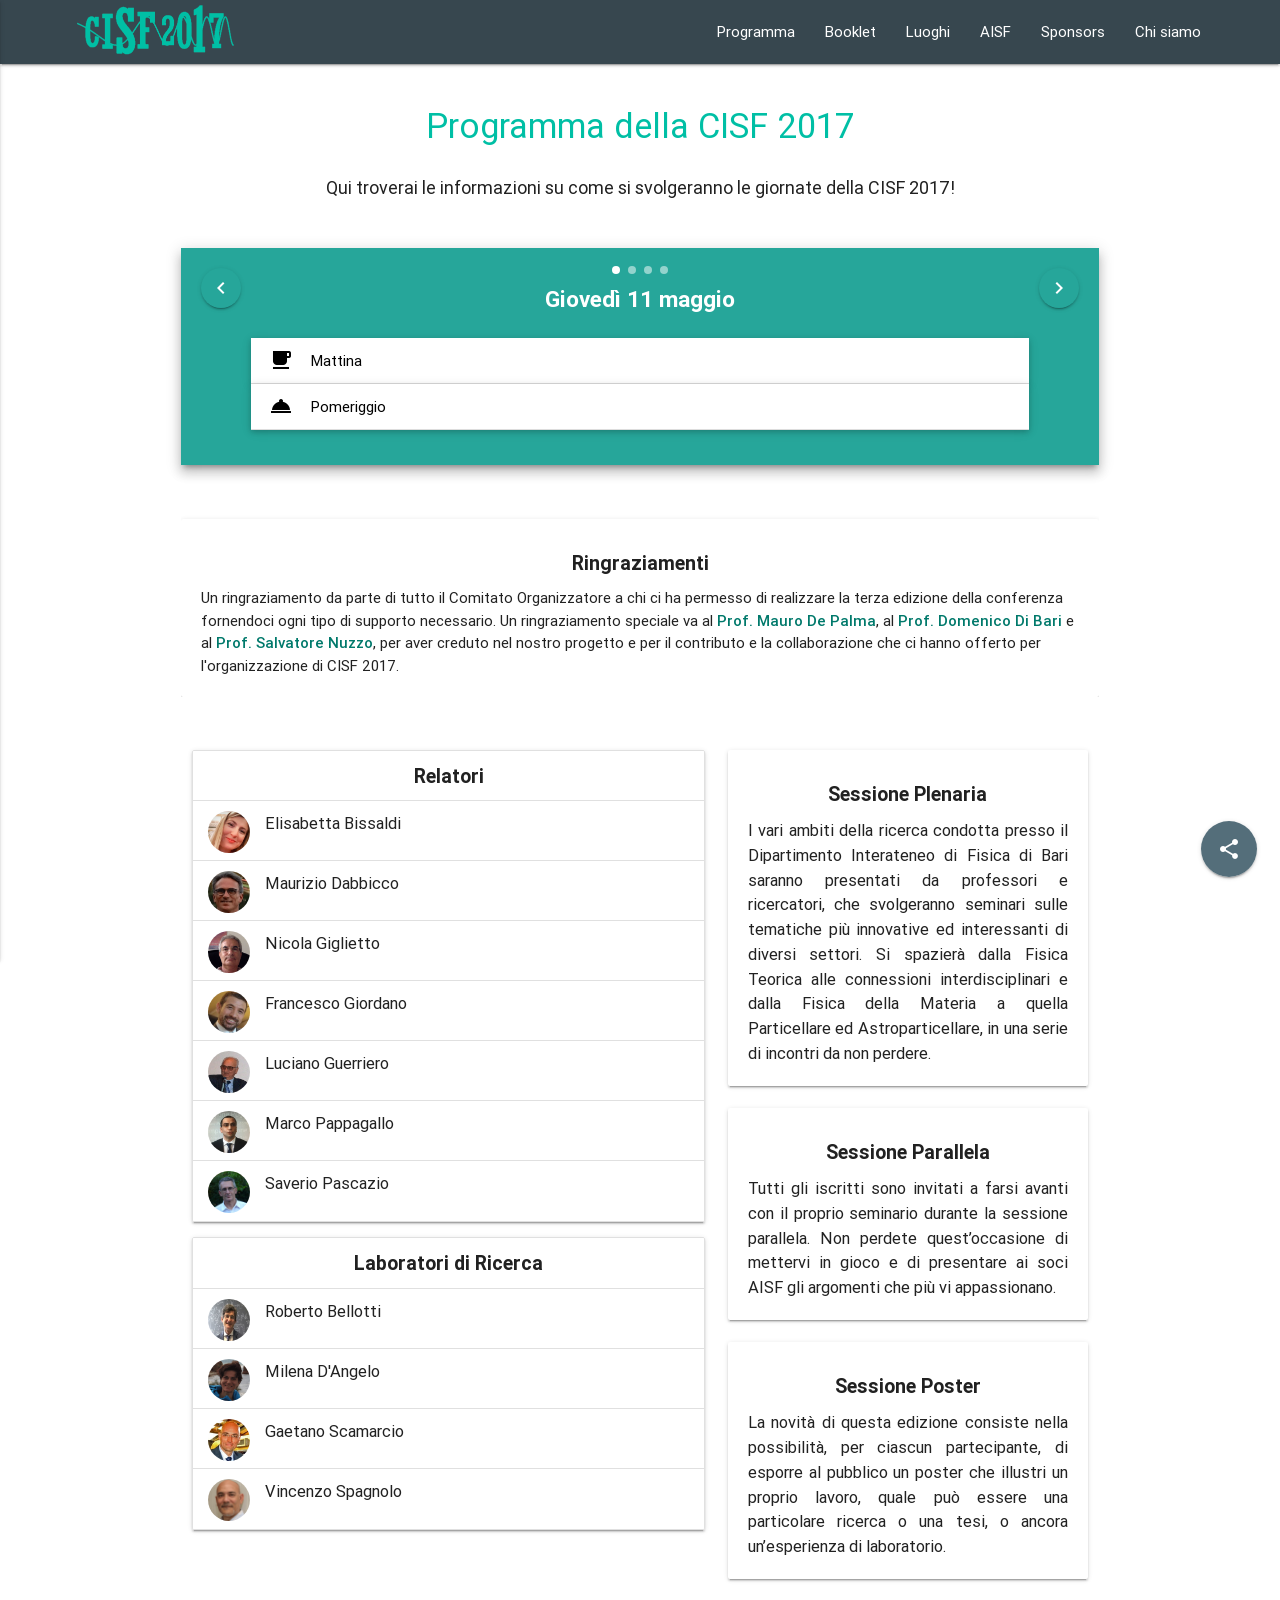
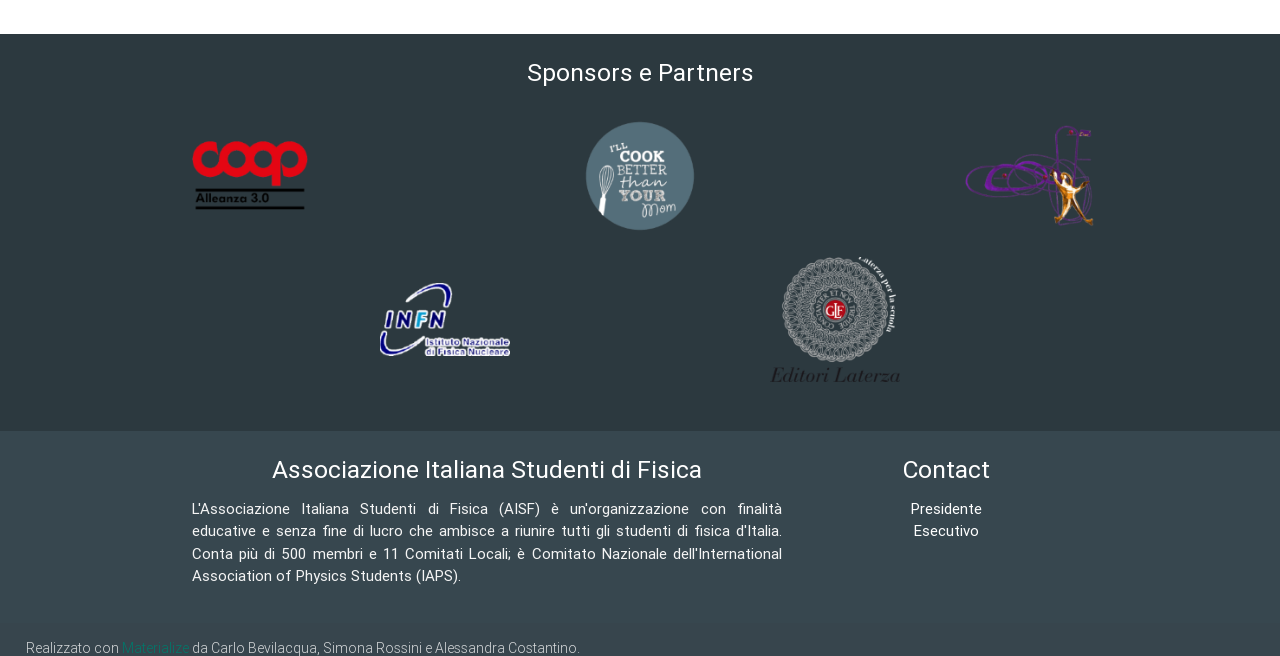
<file: programma.html>
<!DOCTYPE html>

<html lang="it">
<head>	 
	<meta name="description" content="Il programma della CISF 2017 - Conferenza Italiana Studenti di Fisica: Bari, 11-13 Maggio 2017." />
  
  <meta http-equiv="Content-Type" content="text/html; charset=UTF-8"/>
  <meta name="viewport" content="width=device-width, initial-scale=1, maximum-scale=1.0"/>
 
   <meta name="keywords" content="CISF 2017 Bari studenti fisica aisf" />
	
	
	<!-- Generato con http://realfavicongenerator.net/ -->
	<link rel="apple-touch-icon" sizes="180x180" href="favicons/apple-touch-icon.png">
	<link rel="icon" type="image/png" href="favicons/favicon-32x32.png" sizes="32x32">
	<link rel="icon" type="image/png" href="favicons/favicon-16x16.png" sizes="16x16">
	<link rel="manifest" href="favicons/manifest.json">
	<link rel="mask-icon" href="favicons/safari-pinned-tab.svg" color="#5bbad5">
	<link rel="shortcut icon" href="favicons/favicon.ico">
	<meta name="msapplication-config" content="favicons/browserconfig.xml">
	<meta name="theme-color" content="#ffffff">

    <!-- facebook open graph starts from here, if you don't need then delete open graph related  -->
    <meta property="og:title" content="Conferenza Italiana Studenti di Fisica 2017" />
    <meta property="og:url" content="https://www.ai-sf.it/cisf2017" />
    <meta property="og:locale" content="it_IT" />
    <meta property="og:site_name" content="CISF 2017" />
    <!--meta property="fb:admins" content="" /-->  <!-- use this if you have  -->
    <meta property="og:type" content="website" />
    <meta property="og:image" content="/img/logo-1022-326.png" /> <!-- when you post this page url in facebook , this image will be shown -->
    <!-- facebook open graph ends from here -->
  

  <!-- CSS  -->
  <link href="https://fonts.googleapis.com/icon?family=Material+Icons" rel="stylesheet">
  <link href="css/materialize.min.css" type="text/css" rel="stylesheet" media="screen,projection"/>
  
  <link rel="stylesheet" type="text/css" href="css/mystyle.css" media="screen,projection"/>
  

  <!-- Footer style -->
<style>
	.footer-copyright	{padding:0 2%;font-size:2.3vw;}
	@media all and (min-width: 601px){.footer-copyright	{font-size:14px;}}
</style>

	<title>Programma - CISF 2017</title>
	
	<style>
	/*   Tabella programma   */
	.table_hour
	{
		padding: 2px 5px;
		color:#00bfa5;
		font-weight: bold;
		display: table-cell;
	}
	.table_description
	{
		color:#212121;
		display: table-cell;
		position: relative;
		left: 5px;
		/*top:9px;*/
	}
	.table_description ul {position:relative;left: 25px;}
	.table_description li {list-style-type: square!Important}
	
	/*  Programma  */	
	#ProgrammaCarousel .indicators{top:0;bottom:auto;}
	#ProgrammaCarousel .indicator-item {margin-top:18px;transition: transform 0.5s;-webkit-transition: transform 0.5s;-moz-transition: transform 0.5s;}
	#ProgrammaCarousel .indicator-item .indicator-tooltip{display:inline;visibility:hidden;cursor:auto;transform:scale(0);position:absolute;background:rgba(55,71,79,0.7); right:30px;top:-8px;font-size:1.1em; color:white; border-radius:5px;padding-left:8px;padding-right:8px;
															transition: transform 0.4s;-webkit-transition: transform 0.4s;-moz-transition: transform 0.4s;}
	#ProgrammaCarousel .indicator-item:hover .indicator-tooltip{visibility:visible;transform:none}
	#ProgrammaCarousel .indicator-item:hover{transform: translateY(-2px)}
	#ProgrammaCarousel .left-button{top: 20px; bottom:auto;left:20px;right:auto;transition: transform 0.8s;-webkit-transition: transform 0.8s;-moz-transition: transform 0.8s;}
	#ProgrammaCarousel .left-button:hover{transform: translateX(-2px)}
	#ProgrammaCarousel .right-button{top: 20px; bottom:auto;right:20px;left:auto;transition: transform 0.8s;-webkit-transition: transform 0.8s;-moz-transition: transform 0.8s;}
	#ProgrammaCarousel .right-button:hover{transform: translateX(2px)}
	.my-collapsible-body { background: rgba(255, 255, 255, 0.7) }
	.my-carousel-body {	padding-top:1.5%;padding-left:5%;padding-right:5%;}
	.my-carousel-content{margin:35px 0;	}
	.ProgrammaCarouselTitle	{font-size:1.5em;font-weight: bold;	color:white;}
	#giornataExtraImg{width:40%;margin-right:2%;}
	@media only screen and (max-width: 750px) {#giornataExtraImg{width:100%;margin-bottom:2%;}}
	#giornataExtraImg:hover	{opacity: 0.80;	filter: alpha(opacity=80%); /* For IE8 and earlier */}	
	
	/*  Liste relatori e laboratori */
	.collection-item				{cursor: pointer;min-height:60px!important;overflow:hidden!important;}	
	.collection-header				{font-size: 1.3em!important;font-weight:bold!important}	
	.collection-item .titolo		{transition: all 0.5s;-webkit-transition: all 0.5s}
	.collection-item .titolo:hover	{font-size: 1.3em!important;}
	.collection-item .titolo		{font-size: 1.1em!important;vertical-align: middle!important;}	
	.collection-item	img			{transition: all 0.5s;-webkit-transition: all 0.5s}	
	.collection-item img:hover		{transform:scale(1.1,1.1)}
	
	/*   Sessioni  */
	.titoloSessione	{font-size: 1.3em!important;font-weight:bold!important;text-align: center}
	.testoSessione	{font-size:1.1em!important;text-align: justify!important}
	
	/*   Box ringraziamenti  */
	.titoloRingraziamenti	{font-size: 1.3em!important;font-weight:bold!important;text-align: center}
	.testoRIngraziamenti	{font-size:1.1em!important;text-align: justify!important}
	
	/*   Carte relatori */
	#RelatoriCards .modal				{box-shadow: none !important;background-color: transparent !important;}
	#RelatoriCards .modal-content		{padding: 0 !important;}
	#RelatoriCards .titolo				{text-align:center;width:100%;margin-bottom:1%;font-size:2em;font-weight:bold}
	#RelatoriCards .imgBox				{float:left; width:25%;min-width:120px;height:auto; margin-right:3%;margin-bottom:1%;text-align: center;}
	#RelatoriCards .imgBox img			{width:100%;height:auto;}
	#RelatoriCards .modal-header-text	{text-align:justify;font-size: 1.2em;margin-top:0}
	#RelatoriCards .modal-body-text		{text-align:justify;}
	#RelatoriCards .modal-close-button	
	{
		font-size:1.5em;
		position: absolute;
		color:#00838f;
		background-color: transparent;
		border:none;
		border-radius:50%;
	}
	
	/*   Carte talks */
	#TalkCards .modal				{box-shadow: none !important;background-color: transparent !important;}
	#TalkCards .modal-content		{padding: 0 !important;}
	#TalkCards .titolo				{text-align:center;width:100%;margin-bottom:1%;font-size:1.8em;font-weight:bold}
	#TalkCards .modal-header-text	{text-align:center;font-size: 1.5em;margin-top:0}
	#TalkCards .modal-body-text		{text-align:justify;font-size: 1.3em;padding-left:2%;padding-right:2%;}
	#TalkCards .modal-close-button	
	{
		font-size:1.5em;
		position: absolute;
		color:#00838f;
		background-color: transparent;
		border:none;
		border-radius:50%;
	}
	
	</style>
 
  
</head>
<body>





<div class="navbar-fixed">
  <nav role="navigation" id="navbar">
	<div class="nav-wrapper">
				<a href="index.html" class="brand-logo" style="margin:5px 6%">					
			<img  src="img/logo-small.png" id="navbarLogo" height="50" width="157">				
		</a>
			
		<ul class="right hide-on-med-and-down" style="margin-right:5%">
			<li><a href="programma.html">Programma</a></li>
			<li><a href="booklet.pdf">Booklet</a></li>
			<li><a href="luoghi.html">Luoghi</a></li>
			<li><a href="https://ai-sf.it/" target="_blank">AISF</a></li>
			<li><a href="#sponsorLogoBox">Sponsors</a></li>
			<li><a href="chi-siamo.html">Chi siamo</a></li>
		</ul>
		
		<div style="margin-left:2%">
			<a href="#" data-activates="nav-mobile" class="button-collapse"><i class="material-icons">menu</i></a>
		</div>
	</div>
  </nav>
</div>

<ul id="nav-mobile" class="side-nav">
	<li><a href="programma.html">Programma</a></li>
	<li><a href="booklet.pdf">Booklet</a></li>
	<li><a href="luoghi.html">Luoghi</a></li>
	<li><a href="https://ai-sf.it/" target="_blank">AISF</a></li>
	<li><a href="#sponsorLogoBox">Sponsors</a></li>
	<li><a href="chi-siamo.html">Chi siamo</a></li>
</ul>
<script>
document.addEventListener(
							"DOMContentLoaded",
							function(e) {
										$('.button-collapse').sideNav({
												  closeOnClick: true, // Closes side-nav on <a> clicks, useful for Angular/Meteor
												  draggable: true // Choose whether you can drag to open on touch screens
																		});
										}
						);
  
</script>	
<div class="container">

	<div class="pageTitle center">Programma della CISF 2017</div>	
	
	<div class="pageSubtitleDescription">
		Qui troverai le informazioni su come si svolgeranno le giornate della CISF 2017!
	</div>	
    <!--   Sezione del programma   -->
	<div class="row">
			<div class="carousel carousel-slider z-depth-4" data-indicators="true" id="ProgrammaCarousel">
				
				<div class="left-button carousel-fixed-item">
					<a class="btn-floating waves-effect waves-light bar-color" onclick="$('.carousel').carousel('prev');"><i class="material-icons">navigate_before</i></a>
				</div>
				<div class="right-button carousel-fixed-item">
					<a class="btn-floating waves-effect waves-light bar-color" onclick="javascript:$('.carousel').carousel('next');"><i class="material-icons">navigate_next</i></a>					
				</div>
				
					<div class="carousel-item #26a69a teal lighten-1 black-text">
						<div class="my-carousel-content">
							<div class="center"><span class="ProgrammaCarouselTitle">Giovedì 11 maggio</span></div>
							<div class="my-carousel-body">
							
								<ul class="collapsible popout" data-collapsible="expandable">
									<li>
									  <div class="collapsible-header"><i class="material-icons">free_breakfast</i>Mattina</div>
									  <div class="collapsible-body my-collapsible-body">
										<table class="highlight">

											<tbody>
												<tr>
												<td>
													<div class="table_hour">11:00</div>
													<div class="table_description">Registrazione presso il Dipartimento Interateneo di Fisica "M. Merlin"</div>
												</td>
												</tr>
												
												
											</tbody>
										</table>
										
									
									  </div>
									</li>
									<li>
									  <div class="collapsible-header"><i class="material-icons">room_service</i>Pomeriggio</div>
									  <div class="collapsible-body  my-collapsible-body">
										<table class="highlight">

											<tbody>
												
												<tr>
													<td>
														<div class="table_hour">13:30</div>
														<div class="table_description">
															Apertura della Conferenza in Aula A; intervengono:
															<ul>
																<li><a href="#" onclick="$('#relatoreSN').modal('open');">Salvatore Vitale Nuzzo</a>, Direttore del Dipartimento Interateneo di Fisica di Bari;</li>
																<li><a href="#" onclick="$('#relatoreDD').modal('open');">Domenico Di Bari</a>, Coordinatore dei Corsi di Laurea in Fisica;</li>
																<li><a href="#" onclick="$('#relatoreMDe').modal('open');">Mauro De Palma</a>, Direttore della sezione INFN di Bari.</li>
															</ul>
														</div>
													</td>
												</tr>
											  
												<tr>
													<td>
														<div class="table_hour">14:00</div>
														<div class="table_description">AISF: CHI SIAMO</div>
													</td>
												</tr>
											  
												<tr>
													<td>
														<div class="table_hour">15:30</div>
														<div class="table_description">Sessione di Visita dei laboratori</div>
													</td>
												</tr>
												
												<tr>
													<td>
														<div class="table_hour">17:30</div>
														<div class="table_description">Coffee Break</div>
													</td>
												</tr>
												
												<tr>
													<td>
														<div class="table_hour">18:00</div>
														<div class="table_description">Sessioni Parallele nelle aule A, B, C</div>
													</td>
												</tr>
												<tr>
													<td>
														<div class="table_hour">20:30</div>
														<div class="table_description">Cena presso il Dipartimento</div>
													</td>
												</tr>
											</tbody>
										</table>
									  
									  </div>
									</li>
							
								</ul>    
							</div>
						</div>				 
					</div>
					<div class="carousel-item #009688 teal black-text">
						<div class="my-carousel-content">
							<div class="center"><span class="ProgrammaCarouselTitle">Venerdì 12 maggio</span></div>
							<div class="my-carousel-body">
								<ul class="collapsible popout" data-collapsible="expandable">
									<li>
									  <div class="collapsible-header"><i class="material-icons">free_breakfast</i>Mattina</div>
									  <div class="collapsible-body my-collapsible-body">
										<table class="highlight">

											<tbody>
												<tr>
													<td>
														<div class="table_hour">9:30</div>
														<div class="table_description">Sessione di Visita dei Laboratori</div>
													</td>
												</tr>
												<tr>
													<td>
														<div class="table_hour">11:00</div>
														<div class="table_description">Coffee Break</div>
													</td>
												</tr>
												<tr>
													<td>
														<div class="table_hour">11:30</div>
														<div class="table_description">Sessione di Visita dei Laboratori</div>
													</td>
												</tr>
											</tbody>
										</table>										
									  </div>
									</li>
									<li>
										  <div class="collapsible-header"><i class="material-icons">room_service</i>Pomeriggio</div>
										  <div class="collapsible-body  my-collapsible-body">
											<table class="highlight">

												<tbody>
													<tr>
														<td>
															<div class="table_hour">12:30</div>
															<div class="table_description">Pranzo presso il Dipartimento</div>
														</td>
													</tr>
													<tr>
														<td>
															<div class="table_hour">14:00</div>
															<div class="table_description">Partenza in pullman per la <a href="http://www.sitael.com/">Sitael</a>/<a href="http://www.planetek.it/">Planetek</a>/<a href="http://www.masmec.org/">Masmec</a></div>
														</td>
													</tr>
													<tr>
														<td>
															<div class="table_hour">15:00</div>
															<div class="table_description">Visita <a href="http://www.sitael.com/">Sitael</a>/<a href="http://www.planetek.it/">Planetek</a>/<a href="http://www.masmec.org/">Masmec</a></div>
														</td>
													</tr>												  
													<tr>
														<td>
															<div class="table_hour">18:30</div>
															<div class="table_description">Partenza in pullman per Polignano a Mare (serata libera)</div>
														</td>
													</tr>												  
													<tr>
														<td>
															<div class="table_hour">23:30</div>
															<div class="table_description">Ritorno in pullman</div>
														</td>
													</tr>
												</tbody>
											</table>
										  
										  </div>
									</li>
									
								</ul>
							</div>
						</div>
					</div>
					<div class="carousel-item #00897b teal darken-1 black-text">
						<div class="my-carousel-content">
							<div class="center"><span class="ProgrammaCarouselTitle">Sabato 13 maggio</span></div>			
						
							<div class="my-carousel-body">
								<ul class="collapsible popout" data-collapsible="expandable">
									<li>
									  <div class="collapsible-header"><i class="material-icons">free_breakfast</i>Mattina</div>
									  <div class="collapsible-body my-collapsible-body">
										<table class="highlight">

											<tbody>
												<tr>
													<td>
														<div class="table_hour">9:00</div>
														<div class="table_description">
															Sessione Plenaria (Invited Talks)															
															<ul>
																<li><a href='#' onclick="$('#relatoreMaD').modal('open');">Prof. Dabbicco</a><br>“<a title="Abstract" href='#' onclick="$('#talkMaD').modal('open');">MAN- Materiali Avanzati e Nanotecnologie (per l’uomo)</a>”</li>
																<li><a href='#' onclick="$('#relatoreMP').modal('open');">Dr. Pappagallo</a><br>“<a title="Abstract" href='#' onclick="$('#talkMP').modal('open');">Lo zoo delle particelle si popola di cinque nuovi barioni</a>”</li>
															</ul>
														</div>
													</td>
												</tr>
												<tr>
													<td>
														<div class="table_hour">10:30</div>
														<div class="table_description">Coffee Break</div>
													</td>
												</tr>
												<tr>
													<td>
														<div class="table_hour">11:00</div>
														<div class="table_description">Assemblea Generale Annuale</div>
													</td>
												</tr>
											</tbody>
										</table>										
									  </div>
									</li>
									<li>
										  <div class="collapsible-header"><i class="material-icons">room_service</i>Pomeriggio</div>
										  <div class="collapsible-body  my-collapsible-body">
											<table class="highlight">

												<tbody>	
													<tr>
														<td>
															<div class="table_hour">14:00</div>
															<div class="table_description">Pranzo in Dipartimento</div>
														</td>
													</tr>
													<tr>
														<td>
															<div class="table_hour">15:00</div>
															<div class="table_description">
																Sessione Plenaria (Invited Talks)															
																<ul>
																	<li><a href='#' onclick="$('#relatoreNG').modal('open');">Prof. Giglietto </a><br>“<a title="Abstract" href='#' onclick="$('#talkNG').modal('open');">Astronomia Gamma con i Cherenkov Telescope Arrays</a>”</li>
																	<li><a href='#' onclick="$('#relatoreSP').modal('open');">Prof. Pascazio</a><br>“<a title="Abstract" href='#' onclick="$('#talkSP').modal('open');">La Propagazione delle Onde</a>”</li>
																	<li><a href='#' onclick="$('#relatoreLG').modal('open');">Prof. Guerriero</a><br>“<a title="Abstract" href='#' onclick="$('#talkLG').modal('open');">Osservazioni dallo Spazio per Clima, Ambiente e Territorio</a>”</li>
																</ul>
															</div>
														</td>
													</tr>
													
													<tr>
														<td>
															<div class="table_hour">17:00</div>
															<div class="table_description">Coffee break</div>
														</td>
													</tr>												
													<tr>
														<td>
															<div class="table_hour">18:30</div>
															<div class="table_description">Poster Session in Dipartimento</div>
														</td>
													</tr>	
													<tr>
														<td>
															<div class="table_hour">20:00</div>
															<div class="table_description">Cena Sociale presso il ristorante <a href="http://www.urban.bio/">Urban</a></div>
														</td>
													</tr>													
													
												</tbody>
											</table>
										  
										  </div>
									</li>
									
								</ul>
							</div>
						</div>
						
					</div>
					<div class="carousel-item #00796b teal darken-2 white-text">
						<div class="my-carousel-content">
							<div class="center"><span class="ProgrammaCarouselTitle">Domenica 14 maggio</span></div>
							<div class="my-carousel-body" style="padding-top:3%;">
								<div class="row">
									<img src='img/casteldelmonte.jpg' class="left z-depth-4" id="giornataExtraImg" srcset="img/casteldelmonte.jpg 600w, img/casteldelmonte0.5x.jpg 300w">									
									Per la <strong>giornata extra</strong> vorremmo portarti in uno dei posti caratteristici di Bari e in generale della Puglia 
									(mare, Alberobello, Castel del Monte o Grotte di Castellana). <br>
									Ti ricordiamo che questa giornata non &egrave; inclusa nella quota di partecipazione: nel caso in cui tu voglia fermarti, 
									faccelo sapere quando compilerai il modulo di registrazione ... Soprattutto se necessiti di alloggio!!!
									
								</div>
							</div>
						</div>
					</div>				
			</div>  
</div>
	
	<!--   Spacer   -->
	<div style="height:3vh;" class="hide-on-med-and-down"></div>
	
	<div class="row scrollspy" id="boxRingraziamenti" style="display:none;">
		<div class="card">
			<div class="card-content">
				<div class="card-title titoloRingraziamenti">Ringraziamenti</div>
				<p class="testoRingraziamenti">
					Un ringraziamento da parte di tutto il Comitato Organizzatore a chi ci ha permesso di realizzare la terza edizione della conferenza fornendoci ogni tipo di supporto necessario.
					Un ringraziamento speciale va al <strong><a href="#" onclick="$('#relatoreMDe').modal('open');">Prof. Mauro De Palma</a></strong>, al <strong><a href="#" onclick="$('#relatoreDD').modal('open');">Prof. Domenico Di Bari</a></strong> e al <strong><a href="#" onclick="$('#relatoreSN').modal('open');">Prof. Salvatore Nuzzo</a></strong>, per aver creduto nel nostro progetto e per il contributo e la collaborazione che ci hanno offerto per l'organizzazione di CISF 2017. 
				</p>
			</div>
		</div>
	</div>
		
	<!--   Spacer   -->
	<div style="height:3vh;" class="hide-on-med-and-down"></div>
	
	<div class="row">		
		<!--   Lista relatori   -->
		<div class="col s12 l7">			
			<ul class="collection with-header z-depth-1" id="relatoriList">					
					<li class="collection-header center">Relatori</li>
					
					<li class="collection-item avatar" onclick="$('#relatoreEB').modal('open');">
					  <img src="img/Relatori/EB.jpg" alt="Elisabetta Bissaldi" class="circle">
					  <span class="titolo">Elisabetta Bissaldi</span>	
					</li>					
					<li class="collection-item avatar" onclick="$('#relatoreMaD').modal('open');">
					  <img src="img/Relatori/MaD.jpg" alt="Maurizio Dabbicco" class="circle">
					  <span class="titolo">Maurizio Dabbicco</span>			  
					</li>
					<li class="collection-item avatar" onclick="$('#relatoreNG').modal('open');">
					  <img src="img/Relatori/NG.jpg" alt="Nicola Giglietto" class="circle">
					  <span class="titolo">Nicola Giglietto</span>			  
					</li>	
					<li class="collection-item avatar" onclick="$('#relatoreFG').modal('open');">
					  <img src="img/Relatori/FG.jpg" alt="Francesco Giordano" class="circle">
					  <span class="titolo">Francesco Giordano</span>	
					</li>
					<li class="collection-item avatar" onclick="$('#relatoreLG').modal('open');">
					  <img src="img/Relatori/LG.jpg" alt="Luciano Guerriero" class="circle">
					  <span class="titolo">Luciano Guerriero</span>			  
					</li>
					<li class="collection-item avatar" onclick="$('#relatoreMP').modal('open');">
					  <img src="img/Relatori/MP.jpg" alt="Marco Pappagallo" class="circle">
					  <span class="titolo">Marco Pappagallo</span>					  
					</li>
					<li class="collection-item avatar" onclick="$('#relatoreSP').modal('open');">
					  <img src="img/Relatori/SP.jpg" alt="Saverio Pascazio" class="circle">
					  <span class="titolo">Saverio Pascazio</span>					  
					</li>
					<!--					
					<li class="collection-item" style="cursor:default;text-align:center">
					  <span style="font-size:1.25em;">In aggiornamento...</span>			  
					</li>	
					-->
			</ul>
			<ul class="collection with-header z-depth-1" id="laboratoriList">				
					<li class="collection-header center">Laboratori di Ricerca</li>
										
					<li class="collection-item avatar" onclick="$('#relatoreRB').modal('open');">
					  <img src="img/Relatori/RB.jpg" alt="Roberto Bellotti" class="circle">
					  <span class="titolo">Roberto Bellotti</span>					  
					</li>
					<li class="collection-item avatar" onclick="$('#relatoreMD').modal('open');">
					  <img src="img/Relatori/MD.jpg" alt="Milena D'Angelo" class="circle">
					  <span class="titolo">Milena D'Angelo</span>	
					</li>					
					<li class="collection-item avatar" onclick="$('#relatoreGS').modal('open');">
					  <img src="img/Relatori/GS.jpg" alt="Gaetano Scamarcio" class="circle">
					  <span class="titolo">Gaetano Scamarcio</span>					  
					</li>
					<li class="collection-item avatar" onclick="$('#relatoreVS').modal('open');">
					  <img src="img/Relatori/VS.jpg" alt="Vincenzo Spagnolo" class="circle">
					  <span class="titolo">Vincenzo Spagnolo</span>			  
					</li>	
					<!--
					<li class="collection-item" style="cursor:default;text-align:center">
					  <span style="font-size:1.25em;">In aggiornamento...</span>			  
					</li>
					-->
			</ul>
		</div>
		<!--   Sessioni  -->
		<div class="col s12 l5">
			<div class="row">
				<div class="col s12 m4 l12">
					<div class="card">
						<div class="card-content">
							<div class="card-title titoloSessione">Sessione Plenaria</div>
							<p class="testoSessione">
								I vari ambiti della ricerca condotta presso il Dipartimento Interateneo di Fisica di Bari saranno presentati da professori e ricercatori, 
								che svolgeranno seminari sulle tematiche pi&ugrave; innovative ed interessanti di diversi settori. Si spazier&agrave; dalla Fisica Teorica 
								alle connessioni interdisciplinari e dalla Fisica della Materia a quella Particellare ed Astroparticellare, in una serie di incontri da non perdere.
							</p>
						</div>
					</div>
				</div>
				<div class="col s12 m4 l12">
					<div class="card">
						<div class="card-content">
							<div class="card-title titoloSessione">Sessione Parallela</div>
							<p class="testoSessione">
								Tutti gli iscritti sono invitati a farsi avanti con il proprio seminario durante la sessione parallela. 
								Non perdete quest’occasione di mettervi in gioco e di presentare ai soci AISF gli argomenti che più vi appassionano.
							</p>
						</div>
					</div>
				</div>
				<div class="col s12 m4 l12">
					<div class="card">
						<div class="card-content">
							<div class="card-title titoloSessione">Sessione Poster</div>
							<p class="testoSessione">
								La novit&agrave; di questa edizione consiste nella possibilit&agrave;, per ciascun partecipante, 
								di esporre al pubblico un poster che illustri un proprio lavoro, quale può essere una particolare ricerca 
								o una tesi, o ancora un’esperienza di laboratorio. 
							</p>
						</div>
					</div>
				</div>
			</div>
		</div>
	</div>
	
 </div>
 
 <!--   Cards dei relatori  -->
 <div id="RelatoriCards">	 
	 <div id="relatoreGS" class="modal">
		<div class="modal-content">		
			<button onclick="$(this).parents('.modal').modal('close')" class="modal-close-button">X</button>
			<div class="card-panel teal accent-4">
					<div class="flow-text titolo"><small style="font-weight:normal">Prof. </small>Gaetano Scamarcio</div>
					<div class="imgBox"><img class="circle z-depth-4" src="img/Relatori/GS.jpg" alt="Gaetano Scamarcio"></div>					
					<p class="modal-header-text">
						Svolge attività di ricerca nell’ambito della <strong>fotonica</strong>, dell’<strong>optoelettronica</strong> e della <strong>sensoristica</strong>, con particolare attenzione allo studio di nuovi fenomeni fisici ed alle applicazioni tecnologiche di dispositivi basati su nanotecnologie. 
						In particolare, laser a cascata quantica, emettitori infrarossi e terahertz a semiconduttore, sistemi spettroscopici a microsonda, microscopia in campo prossimo, sensori a transistor organici biofunzionalizzati.  
						E’ autore di più di 236 pubblicazioni (ISI) ed è co-inventore di 7 brevetti, fra cui quello del laser a cascata quantica a super-reticolo.
					</p>
					<div class="divider"></div>
				  <p class="modal-body-text">				
					Gaetano Scamarcio ha conseguito il dottorato di ricerca in Fisica nel 1989 e dal 2002 &egrave; professore ordinario di Fisica 
					sperimentale presso l’Universit&agrave; degli Studi di Bari "Aldo Moro". Dal 2005 &egrave; responsabile della Unit&agrave; di Bari dell’Istituto di 
					Fotonica e Nanotecnologie del CNR. E’ coordinatore del dottorato di ricerca in Fisica (cicli 26°-30°). 
					E’ stato ricercatore presso il Max-Planck-Institut per la Fisica dello Stato Solido di Stoccarda (1989-1990); 
					visiting scientist presso i Bell Laboratories dell’AT&amp;T, poi Lucent Technologies, Murray Hill, NJ, USA (1994-96, 2000, 2001);
					guest scientist presso il Walter-Schottky-Institut di Monaco (1991) e professore invitato presso l’Universit&agrave; di Parigi 7 (2006).
					E’ stato presidente del Distretto Tecnologico per la Meccatronica MEDIS (2011-14) e componente del CdA dalla fondazione (2007-11). 
					E’ stato componente dell'Organismo di coordinamento e gestione del Cluster Tecnologico Nazionale "Fabbrica Intelligente" (2012-14). Ha organizzato e presieduto diverse conferenze e scuole internazionali, fra cui: 70° Course: Terahertz Science, Nanotechnologies and Applications - International School of Solid State Physics, Erice (2016); 
					100th National Congress of the Italian Physical Society (Applied Physics Section, 2014);  11th International Conference on Intersubband Transitions in Quantum Wells (ITQW-2011); 2nd International Workshop on Quantum Cascade Lasers (2006). E’ stato insignito del Premio di Operosit&agrave; Scientifica della Societ&agrave; italiana di Fisica nel 1989.
				</p>
			</div>			
		</div>
	  </div>
	  
	  <div id="relatoreVS" class="modal">
		<div class="modal-content">		
			<button onclick="$(this).parents('.modal').modal('close')" class="modal-close-button">X</button>
			<div class="card-panel teal accent-4">
				<div class="flow-text titolo"><small style="font-weight:normal">Prof. </small>Vincenzo Spagnolo</div>
				<div class="imgBox"><img class="circle z-depth-4" src="img/Relatori/VS.jpg" alt="Vincenzo Spagnolo"></div>
				<p class="modal-header-text">
					Ha svolto attivit&agrave; di ricerca nel campo dell’<strong>elettronica quantistica</strong> e <strong>tecnologia laser</strong>. 
					I risultati scientifici più rilevanti riguardano le propriet&agrave; ottiche e termiche di laser a semiconduttori e, specie negli ultimi anni, la realizzazione di sensori ottici per la rivelazione di tracce gassose basati su <strong>spettroscopia fotoacustica</strong>. 
					La sua produzione scientifica ammonta ad oltre 150 pubblicazioni e due capitoli di libro (> 1800 citazioni, h-index=23). Ha tenuto più di 40 tra relazioni su invito, keynote e sessioni plenarie a congressi internazionali ed &egrave; co-autore di due brevetti depositati. 
				</p>
				<div class="divider"></div>
				  <p class="modal-body-text">				
					Vincenzo Spagnolo ha conseguito la laurea in Fisica con lode nel 1991 ed il dottorato di ricerca in fisica nel 1995, 
					entrambi presso il dipartimento di fisica dell’Universit&agrave; degli studi di Bari. 
					Nel 2004 &egrave; stato assunto come ricercatore universitario presso il Politecnico di Bari e nel 2015 &egrave; divenuto 
					professore Associato presso lo stesso ateneo. E’ stato responsabile di diversi progetti di ricerca e di formazione. 
					E’ stato visiting researcher presso la Rice University di Houston nel periodo 2009-2011. 
					E’ senior member della SPIE, società internazionale di ottica e fotonica. 
					E’ editor delle riviste internazionali Journal of Sensors (Hindawi) e Applied Sciences (MPDI).
				</p>
			</div>			
		</div>
	  </div>
	  
	  <div id="relatoreMD" class="modal">
		<div class="modal-content">		
			<button onclick="$(this).parents('.modal').modal('close')" class="modal-close-button">X</button>
			<div class="card-panel teal accent-4">
				<div class="flow-text titolo"><small style="font-weight:normal">Dott.ssa </small>Milena D'Angelo</div>
				<div class="imgBox"><img class="circle z-depth-4" src="img/Relatori/MD.jpg" alt="Milena D'Angelo"></div>  
				<p class="modal-header-text">
					Svolge attività di ricerca nel campo dell’<strong>imaging quantistico</strong>. 					 
				</p>
				<div class="divider"></div>
				  
				  <p class="modal-body-text">				
					Milena D'Angelo si è laureata in Fisica presso l’Università di Bari nel 1999. 
					Nel 2004 ha ottenuto il dottorato in Fisica dall’University of Maryland Baltimore County (Baltimore, MD-USA), dopo ha lavorato nel laboratorio di ottica quantistica del prof. Yanhua Shih, dando importanti contributi alla nascita dell’imaging quantistico. 
					Nel 2005-06 ha lavorato come borsista Marie Curie presso il Laboratorio Europeo di Spettroscopia Nonlineare (LENS) di Firenze. 
					Attualmente &egrave; ricercatrice in Fisica presso l’Universit&agrave; di Bari, dove ha recentemente avviato un nuovo laboratorio dedicato all’immagine e alle tecnologie quantistiche.
				</p>
			</div>			
		</div>
	  </div>
	  
	  <div id="relatoreMaD" class="modal">
		<div class="modal-content">		
			<button onclick="$(this).parents('.modal').modal('close')" class="modal-close-button">X</button>		
			<div class="card-panel teal accent-4">				
				<div class="flow-text titolo"><small style="font-weight:normal">Prof. </small>Maurizio Dabbicco</div>
				<div class="imgBox"><img class="circle z-depth-4" src="img/Relatori/MaD.jpg" alt="Maurizio Dabbicco"></div> 
				<p class="modal-header-text">
					I suoi interessi di ricerca comprendono <strong>ottica non lineare nei semiconduttori</strong> e <strong>ottica quantistica</strong>, 
					lo sviluppo di nuove tecniche ottiche per la <strong>caratterizzazione dei materiali optoelettronici</strong>, applicazioni dell'<strong>optical feedback interferometry</strong>.
					E' stato coautore di circa 80 pubblicazioni e 5 richieste di brevetto.
				</p>
				<div class="divider"></div>
				  
				  <p class="modal-body-text">				
					Maurizio Dabbicco ha ottenuto la laurea (1989) e il dottorato (1993) in Fisica dall'Universit&agrave; di Bari. Nel 1994-1995 &egrave; stato research assistant presso il laboratorio Clarendon, Universit&agrave; di Oxford, UK. 
					Nel 1996 &egrave; entrato a far parte del dipartimento di Fisica presso l'Universit&agrave; di Bari ed &egrave; diventato professore di fisica sperimentale nel 2005.
					Dal 2015 &egrave; coordinatore del corso di laurea in Scienza dei Materiali presso l'Universit&agrave; di Bari.
					Attualmente &egrave; referee di alcune riviste di ottica e valutatore di progetti del Ministero dell'Istruzione (MIUR).
					La sua attivit&agrave; professionale comprende l'organizzazione di due workshop internazionali, la coordinazione come chief investigator di alcuni progetti nazionali ed internazionali anche in collaborazione con industrie di spicco. 
					&Egrave; membro associato dell'Istituto di Fotonica e Nanotecnologie del Consiglio Nazionele delle Ricerche (CNR).
				</p>
			</div>			
		</div>
	  </div>
	  
	  <div id="relatoreSP" class="modal">
		<div class="modal-content">		
			<button onclick="$(this).parents('.modal').modal('close')" class="modal-close-button">X</button>		
			<div class="card-panel teal accent-4">				
				<div class="flow-text titolo"><small style="font-weight:normal">Prof. </small>Saverio Pascazio</div>
				<div class="imgBox"><img class="circle z-depth-4" src="img/Relatori/SP.jpg" alt="Saverio Pascazio"></div> 
				<p class="modal-header-text">
					La sua attivit&agrave; scientifica comprende: Meccanica Quantistica, Entanglement, Decoerenza, Informazione Quantistica, Teoria dei Campi,
					Meccanica Statistica, Complessit&agrave;, Comportamento Temporale dei Sistemi Quantistici, Irreversibilit&agrave; e Fluttuazioni
					Statistiche, Transizioni di Fase, Fisica dei Neutroni, Fisica Atomica e Molecolare, Ottica Quantistica.
					E' stato autore di circa 200 articoli di ricerca e 2 libri.
				</p>
				<div class="divider"></div>
				  
				  <p class="modal-body-text">				
					Saverio Pascazio si è laureato in Fisica all'Universit&agrave; di Bari. Ha ottenuto un postdoc presso la Free University of Brussels, Belgio e presso la Waseda University, Tokyo, Giappone.
					Attualmente &egrave; professore di Fisica Teorica presso l'Universit&agrave; di Bari.
					E' stato “Guest Professor”, Waseda University, Tokyo, Giappone (1991-2016); “Gastprofessor”, University of Innsbruck, Austria (1995); “Invited Professor”, Technical University, Praga, Repubblica Ceca (2010);
					“Invited Professor”, Imperial College, Londra, Regno Unito (2013); “Invited Professor”, Sharif University, Tehran, Iran (2014); “Invited Professor”, SISSA, Trieste, Italia (2015).
					E' editore di 5 riviste internazionali di Fisica; "Referee" per circa 30 riviste internazionali di Fisica;
					"Panelist" per l'Unione Europea; "Section Chair" per il Natural Sciences and Engineering Research Council (NSERC) Canadese;
					"General Chair" della Optical Society of America (OSA); "Referee" per Universit&agrave;, Enti di Ricerca e
					Ministeri in Italia, Austria, Francia, Gran Bretagna, Irlanda, Israele, Repubblica Ceca, Sud Africa, Canada e Stati Uniti.
				</p>
			</div>			
		</div>
	  </div>
	  
	  <div id="relatoreLG" class="modal">
		<div class="modal-content">		
			<button onclick="$(this).parents('.modal').modal('close')" class="modal-close-button">X</button>		
			<div class="card-panel teal accent-4">				
				<div class="flow-text titolo"><small style="font-weight:normal">Prof. </small>Luciano Guerriero</div>
				<div class="imgBox"><img class="circle z-depth-4" src="img/Relatori/LG.jpg" alt="Luciano Guerriero"></div> 
				<p class="modal-header-text">					
					Attualmente collabora allo sviluppo di nuovi <strong>strumenti di analisi di immagini ottiche e radar da satellite</strong> per lo <strong>studio di fenomeni planetari</strong> ed <strong>applicazioni al monitoraggio ambientale</strong>. 
				</p>
				<div class="divider"></div>
				  
				  <p class="modal-body-text">				
					Luciano Guerriero si &egrave; laureato in Fisica nel 1952  presso l’Universit&agrave; di Padova, dal 1967 ha ricoperto cattedra di Fisica Generale dell’Universit&agrave; di Bari e poi quella del Politecnico di  Bari. Dal 2005 &egrave; Professore Emerito.
					Dal 1952 al 1988 ha svolto ricerche nel campo della Fisica Subnucleare delle alte energie nel Laboratorio per Raggi Cosmici dell’Universit&agrave; di Padova, sulla Marmolada, e poi presso il Massachussets Institute of Technology (MIT) e presso gli acceleratori nei laboratori di Brookhaven (New York) e del Fermilab a Batavia (Illinois) ha sviluppato vari rivelatori a traccia per la determinazione dei numeri quantici di nuove particelle e risonanze.
					E’ stato per pi&ugrave; mandati direttore del dipartimento di Fisica ed ha ricoperto vari incarichi alla direzione di strutture scientifiche e di ricerca nazionali quali l’INFN, come Vice Presidente, ed il CNR,  come direttore dell’Istituto per l’Elaborazione di Segnali e Immagini a Bari e Commissario Straordinario del Centro Nazionale Universitario per il Calcolo Elettronico (CNUCE) a Pisa. 
					Dal 1980 al 1993 ha avuto la responsabilit&agrave; di tutte le attivit&agrave; spaziali italiane. Dal 1980 al 1988 come direttore del Piano Spaziale Nazionale e poi, dal 1988 al 1993, come primo presidente dell’Agenzia Spaziale Italiana.
					Attualmente &egrave; responsabile (CEO)  dello Spin-off GAPsrl (Geophysical Applications Processing) del Politecnico di Bari e coordinatore scientifico del Master in Tecnologie del Telerilevamento Spaziale.
				</p>
			</div>			
		</div>
	  </div>
	  
	  <div id="relatoreRB" class="modal">
		<div class="modal-content">		
			<button onclick="$(this).parents('.modal').modal('close')" class="modal-close-button">X</button>		
			<div class="card-panel teal accent-4">				
				<div class="flow-text titolo"><small style="font-weight:normal">Prof. </small>Roberto Bellotti</div>
				<div class="imgBox"><img class="circle z-depth-4" src="img/Relatori/RB.jpg" alt="Roberto Bellotti"></div> 				
				<p class="modal-header-text">	
					I suoi interessi scientifici riguardano l’<strong>astrofisica sperimentale</strong> e le applicazioni dei metodi di <strong>machine learning per l’elaborazione di segnali ed immagini della medicina e dell’economia</strong>.									 
				</p>
				<div class="divider"></div>
				  
				  <p class="modal-body-text">				
					Roberto Bellotti &egrave; professore di Fisica dell’Universit&agrave; degli Studi di Bari "Aldo Moro". Con l’apparato sperimentale PAMELA, trasportato nello spazio da un satellite russo, ha partecipato alla scoperta di positroni di altissima energia nei raggi cosmici.
					Nel settore della medicina conduce ricerca finalizzate allo sviluppo di sistemi di "computer aided detection" per l’analisi quantitativa di immagini acquisite a fini diagnostici nell’ambito di patologie neurologiche e psichiatriche.
					Dal 2010 è Quantitative Analysist Consultant del Department of Economic and Social Affairs Division for Public Administration and Development Management - United Nations.
				</p>
			</div>			
		</div>
	  </div>
	  
	  <div id="relatoreNG" class="modal">
		<div class="modal-content">		
			<button onclick="$(this).parents('.modal').modal('close')" class="modal-close-button">X</button>		
			<div class="card-panel teal accent-4">				
				<div class="flow-text titolo"><small style="font-weight:normal">Prof. </small>Nicola Giglietto</div>
				<div class="imgBox"><img class="circle z-depth-4" src="img/Relatori/NG.jpg" alt="Nicola Giglietto"></div> 				
				<p class="modal-header-text">					
					 Si &egrave; occupato dall’inizio della sua attivit&agrave; di ricerca, dei temi di fisica sperimentale riguardanti lo <strong>studio dei raggi cosmici e raggi gamma</strong>.					
					 Ha approfondito e curato le tematiche relative allo <strong>sviluppo di rivelatori di particelle</strong> da impiegarsi in fisica delle alte energie con rivelatori sotterranei, nello spazio o sulla superficie, occupandosi anche della progettazione e calibrazione su fasci di particelle di rivelatori.
				</p>
				<div class="divider"></div>
				  
				  <p class="modal-body-text">				
					Nicola Giglietto consegue la laurea in FISICA nel 1984 con il massimo dei voti, presso l’Universit&agrave; degli Studi di Bari.
					Dal 1985 &egrave; associato alle attivit&egrave; scientifiche dell’Istituto Nazionale di Fisica Nucleare (INFN) quale
					collaboratore con il gruppo II della sezione INFN di Bari occupandosi di studi di fisica astroparticellare, con particolare attenzione allo studio dei raggi cosmici e alle loro tecniche sperimentali di
					rivelazione. Nel 1986 &egrave; vincitore del concorso INFN per ricercatore di gruppo II presso la sezione di
					Bari ricoprendone il ruolo dal 2/2/1987 al 31/10/1999 presso la sezione INFN di Bari. Nel 1998 &egrave;
					vincitore del concorso nazionale a professori universitari di ruolo II fascia, settore B01A, fisica sperimentale, ora rinominato FIS/01, bando del 30/1/1996. Ricopre il ruolo di Professore Associato a
					tempo pieno del Politecnico di Bari dal 1/11/1999, afferendo al Dipartimento Interateneo di Fisica
					dell’Universit&agrave; di Bari e del Politecnico di Bari. Ha conseguito l’abilitazione nazionale a professore
					di I fascia nel settore concorsuale 02/A1 valida dal 23/01/2014 al 23/1/2020. Dal novembre 2016 &egrave;
					professore ordinario in Fisica Sperimentale, settore scientifico disciplinare FIS/01, presso il Politecnico
					di Bari - Dipartimento Interateneo di Fisica.
				</p>
			</div>			
		</div>
	  </div>
	  
	  <div id="relatoreMP" class="modal">
		<div class="modal-content">		
			<button onclick="$(this).parents('.modal').modal('close')" class="modal-close-button">X</button>		
			<div class="card-panel teal accent-4">				
				<div class="flow-text titolo"><small style="font-weight:normal">Dott. </small>Marco Pappagallo</div>
				<div class="imgBox"><img class="circle z-depth-4" src="img/Relatori/MP.jpg" alt="Marco Pappagallo"></div> 				
				<p class="modal-header-text">	
					Ha svolto attivit&agrave; di ricerca nel campo della fisica delle particelle elementari lavorando negli esperimenti BaBar (SLAC) e LHCb (CERN). Esperto di <strong>spettroscopia di stati esotici/standard</strong> e di <strong>analisi dati tramite la tecnica di Dalitz plot</strong>, &egrave; stato recentemente autore dell'osservazione di 5 nuovi barioni charmati. La sua produzione scientifica conta piu' di 700 pubblicazioni su riviste internazionali. 
				</p>
				<div class="divider"></div>
				  
				  <p class="modal-body-text">				
					Marco Pappagallo consegue la laurea (2002) e il titolo di dottore (2006) di ricerca presso l'universit&agrave; degli studi di Bari.
					Lavora dal 2005 al 2007 presso IPPP (Institute for Particle Physics Phenomenology), presso la Durahm University (UK).
					Nel 2007-2011 &egrave; titolare di un assegno di ricerca presso l'universit&agrave; degli studi di Bari durante il quale ha ottenuto una similfellow presso il CERN.
					Successivamente (2011-2015) lavora come ricercatore presso la University of Glasgow (UK).
					Dal 2016 è ricercatore a tempo determinato (RTDA) presso l’Universit&agrave; di Bari come responsabile del progetto di ricerca “Affascinanti asimmetrie” nell’ambito di FutureInResearch finanziato dalla Regione Puglia.
					&Egrave; referee di due riviste di settore.
				</p>
			</div>			
		</div>
	  </div>
	   
	  <div id="relatoreFG" class="modal">
		<div class="modal-content">		
			<button onclick="$(this).parents('.modal').modal('close')" class="modal-close-button">X</button>		
			<div class="card-panel teal accent-4">				
				<div class="flow-text titolo"><small style="font-weight:normal">Prof. </small>Francesco Giordano</div>
				<div class="imgBox"><img class="circle z-depth-4" src="img/Relatori/FG.jpg" alt="Francesco Giordano"></div> 				
				<p class="modal-header-text">	
					La sua attivit&agrave; di ricerca &egrave; incentrata su tematiche attinenti la fisica sperimentale delle interazioni fondamentali con particolare riferimento alla <strong>progettazione, costruzione e test di rivelatori ed apparati satellitari e di superficie per fisica astroparticellare</strong>. I risultati della attivit&agrave; di ricerca sono stati inoltre presentati in circa 30 conferenze internazionali, di cui 9 in qualit&agrave; di invited speaker, e hanno portato ad oltre 200 pubblicazioni. 
				</p>
				<div class="divider"></div>
				  
				<p class="modal-body-text">	
					Francesco Giordano si laurea in Fisica con il massimo dei voti (1998) e consegue il titolo di Dottore di Ricerca (2002) presso l'Universit&agrave; degli Studi di Bari, dove vince nel 2002 il concorso per un assegno di ricerca dal titolo "Studio e caratterizzazione spaziale del rivelatore per gamma dell'esperimento GLAST per ottimizzarne le risoluzioni angolari ed energetiche”.
					Nel periodo 1999-2006 &egrave; titolare di una Associazione Scientifica presso l'INFN. A partire dal Luglio 2006 &egrave; Titolare di un Incarico di Ricerca presso l'INFN.
					Dal 2006 &egrave; Ricercatore Universitario presso il Dipartimento Interateneo di Fisica "M. Merlin” dell'Universit&agrave; degli Studi di Bari, presso cui nell'Ottobre 2015 prende servizio come Professore Associato.
					Nel 2013 consegue l'Abilitazione Scientifica Nazionale come professore di Prima Fascia per il Settore Concorsuale 02/A1 (Fisica Sperimentale delle Interazioni Fondamentali).
					Referee di riviste di settore, ha anche coperto il ruolo di referente UniBa del progetto di ricerca del PON Apulia Space e coordinatore didattico per il progetto di formazione.
					Attualmente responsabile locale della sigla di esperimento CTA dell’Istituto Nazionale di Fisica Nucleare della Seziona di Bari.
				</p>
			</div>			
		</div>
	  </div>
	  
	  <div id="relatoreEB" class="modal">
		<div class="modal-content">		
			<button onclick="$(this).parents('.modal').modal('close')" class="modal-close-button">X</button>		
			<div class="card-panel teal accent-4">				
				<div class="flow-text titolo"><small style="font-weight:normal">Dott.ssa </small>Elisabetta Bissaldi</div>
				<div class="imgBox"><img class="circle z-depth-4" src="img/Relatori/EB.jpg" alt="Elisabetta Bissaldi"></div> 				
				<p class="modal-header-text">	
					La sua attivit&agrave; di ricerca comprende lo studio di sorgenti transienti extragalattiche (Gamma-Ray Burst) e lo sviluppo di rivelatori al silicio di nuova generazione (SiPM). &Egrave; membro di collaborazioni internazionali nell’ambito della Fisica astroparticellare, quali Fermi (NASA), CTA (Cherenkov Telescope Array) e HESS (High Energy Stereoscopic System).
				</p>
				<div class="divider"></div>
				  
				<p class="modal-body-text">	
					Elisabetta Bissaldi ha conseguito la Laurea Specialistica in Astrofisica e Fisica Spaziale presso l’Universit&agrave; degli Studi di Trieste nel 2006 ed ha svolto il Dottorato di Ricerca presso il Max-Planck Institut for Extraterrestrial Physics sul tema Astrofisica delle Alte Energie, conseguendo il titolo di Dottore di Ricerca nel 2010 (Technische Universitaet Muenchen, Monaco di Baviera, Germania).
					Ha ottenuto un postdoc presso l'Institut for Astro- and Particle Physics di Innsbruck (2010-2013) e presso L'Universit&agrave; degli Studi di Trieste (2013-2015).
					Nel 2015 &egrave; stata ricercatrice presso l'Istituto Nazionale di Fisica Nucleare (INFN) di Bari.
					Dal 2016 &egrave; ricercatrice presso il Politecnico di Bari ed &egrave; associata all’INFN.
				</p>
			</div>			
		</div>
	  </div>
	  
	  
	  <div id="relatoreMDe" class="modal">
		<div class="modal-content">		
			<button onclick="$(this).parents('.modal').modal('close')" class="modal-close-button">X</button>		
			<div class="card-panel teal accent-4">				
				<div class="flow-text titolo"><small style="font-weight:normal">Prof. </small>Mauro De Palma</div>
				<div class="imgBox"><img class="circle z-depth-4" src="img/Relatori/MDe.jpg" alt="Mauro De Palma"></div> 				
				<p class="modal-header-text">	
					Ha sempre svolto attivit&agrave; di ricerca nell’ambito della fisica sperimentale delle particelle elementari e delle interazioni fondamentali, partecipando, con responsabilit&agrave; operative e gestionali, a diversi esperimenti presso il CERN in collaborazioni internazionali. Particolare impegno &egrave; stato dedicato alla <strong>verifica sperimentale del Modello Standard con gli esperimenti ALEPH e CMS</strong>, contribuendo anche alla scoperta del bosone di Higgs. Ha inoltre svolto un ruolo importante nel portare in sede la conoscenza e la <strong>tecnologia dei rivelatori a silicio</strong>, realizzando anche un laboratorio all’avanguardia per la loro caratterizzazione e per la successiva realizzazione di apparati traccianti.
					&Egrave; co-autore di circa 800 pubblicazioni (data base WoS, h-index 78) su riviste internazionali ed ha presentato i risultati delle ricerche in numerosi congressi nazionali e internazionali
				</p>
				<div class="divider"></div>				  
				<p class="modal-body-text">	
					Mauro De Plama si &egrave; laureato in Ottobre 1977, &egrave; divenuto Professore Associato nel 1992 e Professore Ordinario (FIS01) presso l’Universit&agrave; degli Studi di Bari nel 2001. A ricoperto diversi incarichi di servizio e responsabilit&agrave; organizzative per conto del MIUR, dell’Universit&agrave; di Bari e dell’INFN. Attualmente &egrave; membro del CMS Career Committee, membro della Commissione per l’Abilitazione Scientifica Nazionale del Settore Concorsuale 02/A1 - Fisica sperimentale delle interazioni fondamentali, e Direttore dalla Sezione INFN di Bari.
				</p>
			</div>			
		</div>
	  </div>
	  <div id="relatoreSN" class="modal">
		<div class="modal-content">		
			<button onclick="$(this).parents('.modal').modal('close')" class="modal-close-button">X</button>		
			<div class="card-panel teal accent-4">				
				<div class="flow-text titolo"><small style="font-weight:normal">Prof. </small>Salvatore Nuzzo</div>
				<div class="imgBox"><img class="circle z-depth-4" src="img/Relatori/SN.jpg" alt="Salvatore Nuzzo"></div> 				
				<p class="modal-header-text">	
					Ha svolto la sua attivit&agrave; di  ricerca nell’ambito  sperimentale  della  Fisica  delle  Particelle  Elementari  con  la  partecipazione  a  numerosi  esperimenti  agli  acceleratori  del  CERN
					che hanno avuto, fra i risultati di maggior rilievo, la  <strong>prima  osservazione della produzione  e  del  decadimento  del  barione  &Sigma;<sup>+</sup><sub>c</sub></strong>,  la <strong>prima  osservazione  “diretta”  di  particelle  con  quark  beauty</strong>,  la  <strong>determinazione  del  numero  di  famiglie  di  neutrini</strong>,  la  <strong>misura precisa delle masse della Z<sup>0</sup> e delle W<sup>±</sup></strong>, <strong>la scoperta del Bosone di Higgs</strong>.
					Ha al suo attivo pubblicazioni su riviste internazionali a elevato impatto: 980.
				</p>
				<div class="divider"></div>
				  
				<p class="modal-body-text">	
					Salvatore Nuzzo si laurea in Fisica presso l’Universit&agrave; degli Studi di Bari.
					Nel 1987 &egrave; diventato Professore Associato di Fisica Generale e nel 2001 Professore Ordinario di Fisica (Fis01).
					&EGrave;’ stato rappresentante dei Ricercatori Infn, Coordinatore di Gruppo 1 e membro della Commissione scientifica Nazionale 1 INFN, Responsabile Locale di CMS, Referee degli esperimenti ATLAS, L3, e NA48, membro della Giunta di Dipartimento, Coordinatore del Dottorato in Fisica.
					&EGrave; attualmente Direttore del Dipartimento, Coordinatore del Seminario Nazionale di Fisica Nucleare e Subnucleare di Otranto, membro dell’Accademia Pugliese delle Scienze.
				</p>
			</div>			
		</div>
	  </div>
	  <div id="relatoreDD" class="modal">
		<div class="modal-content">		
			<button onclick="$(this).parents('.modal').modal('close')" class="modal-close-button">X</button>		
			<div class="card-panel teal accent-4">				
				<div class="flow-text titolo"><small style="font-weight:normal">Prof. </small>Domenico Di Bari</div>
				<div class="imgBox"><img class="circle z-depth-4" src="img/Relatori/DD.jpg" alt="Mauro De Palma"></div> 				
				<p class="modal-header-text">	
					La sua attivit&agrave; di ricerca si &egrave; rivolta alla <strong>fotorivelazione della radiazione Cherenkov mediante rivelatori RICH</strong> e alla definizione ed all’<strong>ottimizzazione dei criteri di riconoscimento delle immagini generate dai fotoni della radiazione Cherenkov</strong>. Ha partecipato ha pi&ugrave; di 20 Conferenze Internazionali con presentazione orale e proceedings. Ha al suo attivo circa 160 pubblicazioni su riviste internazionali referate. 
				</p>
				<div class="divider"></div>
				  
				<p class="modal-body-text">	
					Domenico Di Bari consegue la laurea in Fisica (1989) con voti 110/110 e lode e il dottorato di ricerca (1995) presso l’Universit&agrave; degli Studi di Bari.
					Nel 1994 vince il concorso pubblico come ricercatore presso l’Universit&agrave; degli Studi di Bari, dove nel 2004 viene assunto in qualit&agrave; di Professore di II fascia nel settore FIS/01 – Fisica Sperimentale.
					Dal 2009 &egrave; coordinatore del Gruppo III (Fisica Nucleare) dell’Istituto Nazionale di Fisica Nucleare, sezione di Bari.
					Dal 2010 &egrave; responsabile del Tier2-Alice della sezione di Bari.
					Il prof. Di Bari ha inoltre condotto attivit&agrave; di formazione e divulgazione scientifica, partecipando attivamente sia come promotore sia come relatore o docente guida.
				</p>
			</div>			
		</div>
	  </div>
 </div>
 
  <!--   Cards dei talk  -->
 <div id="TalkCards">	 
	 <div id="talkMP" class="modal">
		<div class="modal-content">		
			<button onclick="$(this).parents('.modal').modal('close')" class="modal-close-button">X</button>		
			<div class="card-panel teal accent-4">				
				<div class="flow-text titolo">Lo zoo delle particelle si popola di cinque nuovi barioni</div>				
				<p class="modal-header-text">	
					<small style="font-weight:normal">Dott. </small>Marco Pappagallo
				</p>
				<div class="center white-text">Abstract</div>
				<div class="divider"></div>				  
				  <p class="modal-body-text">				
					Dopo la scoperta di due pentaquark nel 2015, cinque nuovi barioni sono stati osservati nello spettro di massa Xic+ K- .
					Il loro numero e le loro propriet&agrave;, del tutto inaspettate, stanno mettendo a dura prova la nostra conoscenza della cromodinamica quantistica (QCD) a tal punto da fare ipotizzare che qualcuno di essi non sia un barione standard (composto da tre quark) ma bens&igrave; un pentaquark.
				</p>
			</div>			
		</div>
	  </div>
	  
	  <div id="talkMaD" class="modal">
		<div class="modal-content">		
			<button onclick="$(this).parents('.modal').modal('close')" class="modal-close-button">X</button>		
			<div class="card-panel teal accent-4">				
				<div class="flow-text titolo">MAN - Materiali Avanzati e Nanotecnologie (per l’uomo)</div>				
				<p class="modal-header-text">	
					<small style="font-weight:normal">Prof. </small>Maurizio Dabbicco
				</p>
				<div class="center white-text">Abstract</div>
				<div class="divider"></div>				  
				  <p class="modal-body-text">				
					I materiali avanzati e le nanotecnologie, insieme alla fotonica, sono tre delle sei Key Enabling Technolgies che il programma H-2020 dell’Unione Europea ha scelto come motore dello sviluppo tecnologico (e scientifico) nel futuro a medio termine dell’Europa.
					Tra le tante correlazioni esistenti tra queste KET, verranno illustrate quelle pi&ugrave; rilevanti per le attivit&agrave; di ricerca in UniBA.
				</p>
			</div>			
		</div>
	  </div>
	  
	  <div id="talkNG" class="modal">
		<div class="modal-content">		
			<button onclick="$(this).parents('.modal').modal('close')" class="modal-close-button">X</button>		
			<div class="card-panel teal accent-4">				
				<div class="flow-text titolo">Astronomia Gamma con i Cherenkov Telescope Arrays</div>				
				<p class="modal-header-text">	
					<small style="font-weight:normal">Prof. </small>Nicola Giglietto
				</p>
				<div class="center white-text">Abstract</div>
				<div class="divider"></div>				  
				  <p class="modal-body-text">	
					Nella presentazione saranno mostrati gli elementi fondamentali per capire la fisica dei raggi
					gamma di alta energia e le potenzialit&agrave; connesse all’uso di telescopi a terra, basati sulla tecnica Cherenkov.<br>
					La fisica dei raggi gamma, come delineato dai telescopi su satellite quale l’esperimento FERMI,
					permette l’identificazione e la catalogazione di potenti sorgenti di altissime energie quali AGN,
					SNR e pulsar. Lo studio alle energie dei fotoni del TeV, possibile solo da Terra con i telescopi
					Cherenkov , permette di comprendere meglio i meccanismi di produzione di eventi di alta energia e i meccanismi di propagazione verso di noi ed evidenziare eventuali contributi dovuti ad
					esempio alla materia oscura. La rassegna si completa con una descrizione del progetto CTA e del suo programma scientifico.				  
				</p>
			</div>			
		</div>
	  </div>
	  
	  <div id="talkSP" class="modal">
		<div class="modal-content">		
			<button onclick="$(this).parents('.modal').modal('close')" class="modal-close-button">X</button>		
			<div class="card-panel teal accent-4">				
				<div class="flow-text titolo">La Propagazione delle Onde</div>				
				<p class="modal-header-text">	
					<small style="font-weight:normal">Prof. </small>Saverio Pascazio
				</p>
				<div class="center white-text">Abstract</div>
				<div class="divider"></div>				  
				  <p class="modal-body-text">	
					Le onde si propagano in modo molto diverso in 2 ed in 3 dimensioni. In particolare, il principio
					di Huygens, secondo cui ogni punto di un fronte d’onda &egrave; sorgente di onde secondarie, &egrave; valido
					in 3 dimensioni, ma non in 2. Analizzeremo il meccanismo di propagazione delle onde e ne discuteremo le propriet&agrave;, soffermandoci su problematiche molto attuali.				  
				</p>
			</div>			
		</div>
	  </div>
	  
	  <div id="talkLG" class="modal">
		<div class="modal-content">		
			<button onclick="$(this).parents('.modal').modal('close')" class="modal-close-button">X</button>		
			<div class="card-panel teal accent-4">				
				<div class="flow-text titolo">Osservazioni dallo Spazio per Clima, Ambiente e Territorio</div>				
				<p class="modal-header-text">	
					<small style="font-weight:normal">Prof. </small>Luciano Guerriero
				</p>
				<div class="center white-text">Abstract</div>
				<div class="divider"></div>				  
				  <p class="modal-body-text">	
					Cinquant’anni di attivit&agrave; spaziali hanno contribuito in modo essenziale alla conoscenza della dinamica di molti fenomeni che riguardano la dinamica del nostro pianeta. 
					La misura sinottica di molti parametri fisici relativi all’atmosfera, agli oceani ed alle terre emerse permettono lo sviluppo di modelli sempre pi&ugrave; accurati di fenomeni globali da cui dipendono
					l’evoluzione del Clima, le previsioni del riscaldamento globale e la previsione meteo e di
					altri fenomeni catastrofici. Nel contempo, misure dallo Spazio sempre pi&ugrave; continue e dettagliate su scala locale consentono il monitoraggio di fenomeni relativi all’evoluzione del
					territorio per cause naturali ed antropiche e contribuiscono alla realizzazione di sistemi per
					il contrasto al degrado ambientale e alla prevenzione di disastri naturali. &Egrave; evidente la natura tipicamente interdisciplinare delle attivit&agrave; spaziali in cui anche le competenze del laureato in Fisica hanno un ruolo fondamentale.
				</p>
			</div>			
		</div>
	  </div>
</div>
 
 	<!-- Social button -->
	<div class="fixed-action-btn horizontal" id="SocialButton" >
		<a class="btn-floating btn-large transparent">
		  <i class="large material-icons blue-grey darken-1">share</i>
		</a>
		<ul> <!-- icons are from https://www.iconfinder.com/iconsets/social-40 -->
		  <li><a class="btn-floating" style="background:none;" href="https://www.youtube.com/channel/UCOJQMQgy-e2Off8XNsqTEeA"><img src='img/yt.png' style="height:100%;" width="40" height="40"></a></li>
		  <li><a class="btn-floating" style="background:none;" href="https://www.instagram.com/aisfbari/"><img src='img/in.png' style="height:100%;" width="40" height="40"></a></li>
		  <li><a class="btn-floating" style="background:none;" href="https://twitter.com/aisf_bari"><img src='img/tw.png' style="height:100%;" width="40" height="40"></a></li>
		  <li><a class="btn-floating" style="background:none;" href="https://www.facebook.com/AISF-Bari-419162114940421/"><img src='img/fb.png' style="height:100%;" width="40" height="40"></a></li>
		</ul>
	</div>
	
	<footer class="page-footer" id="footer">
		
		<div id="sponsorLogoBox" class="center scrollspy">		
			<h5 class="white-text" style="padding-bottom:15px;">Sponsors e Partners</h5>
			<div class="sponsorLogoContainer"><img src="img/sponsor/coop3.0.png" width="150" height="93"></div>
			<div class="sponsorLogoContainer"><img src="img/sponsor/cook.png" width="150" height="150"></div>
			<div class="sponsorLogoContainer"><img src="img/sponsor/dipa.png" width="150" height="119"></div>
			<div class="sponsorLogoContainer"><img src="img/sponsor/infn.png" width="150" height="84"></div>
			<div class="sponsorLogoContainer"><img src="img/sponsor/laterza.png" width="150" height="144"></div>			
		</div>
			
						
								
		
		<div class="container">
			<div class="row">
				<div class="col s12 m8" id="AISFinfo">
					<a href="https://ai-sf.it/" target="_blank"><h5 class="white-text center">Associazione Italiana Studenti di Fisica</h5></a>
					<p class="grey-text text-lighten-4 center" style="text-align:justify;">L'Associazione Italiana Studenti di Fisica (AISF) è un'organizzazione con finalità educative 
					e senza fine di lucro che ambisce a riunire tutti gli studenti di fisica d'Italia. Conta più di 500 membri e 11 Comitati Locali; 
					è Comitato Nazionale dell'International Association of Physics Students (IAPS).
					</p>
				</div>
				<div class="col s12 m4">
					<h5 class="white-text center">Contact</h5>
					<ul class="center">
						  <li><a class="white-text" href="mailto:presidente&#64;&#97;&#105;&#45;&#115;&#102;&#46;&#105;&#116;">Presidente</a></li>
						  <li><a class="white-text" href="mailto:esecutivo&#64;&#97;&#105;&#45;&#115;&#102;&#46;&#105;&#116;">Esecutivo</a></li>
					</ul>
				</div>				
			</div>
		</div>
		<div class="footer-copyright">	
					Realizzato con <a href="https://materializecss.com">Materialize</a> da Carlo Bevilacqua, Simona Rossini e Alessandra Costantino.			
		</div>	
	</footer><!--  Scripts-->
	<script src="https://code.jquery.com/jquery-3.1.1.min.js"></script>
	<script src="js/materialize.min.js"></script>
	
	<script>
	//inizializza scrollspy per uno scorrimento fluido degli anchor links
	$(document).ready(function(){
		$('.scrollspy').scrollSpy();
		});
	//verifica se si è raggiunta la sezione Sponsor durante lo scroll
	</script>
	<script type="text/javascript">
	
	function adjustCarouselHeight(animDur)
	{
		//default value
		animDur = typeof animDur == 'undefined' ? 350 : animDur;
		var h = 220;
		$("#ProgrammaCarousel .carousel-item").each(function(){ 
			if ($(this).css("z-index")==0)
			{
				h = $(this).children().outerHeight(true);				
			}
		});
		$("#ProgrammaCarousel").animate({height: h},animDur);
	}
	function afterCarouselChange()
	{
			window.setTimeout( 
				function() {
								if (refreshProgrammaCarouselZindices())
								{
									adjustCarouselHeight(500);	
								}
							}, 300);
	}
	
	//return true if indices changed from last call
	function refreshProgrammaCarouselZindices()
	{
		var res = false;
		var tmpArray=[];
		
		$("#ProgrammaCarousel .carousel-item").each(
		function(index){ 
						var zIndex = $(this).css("z-index");
						if (typeof ProgrammaCarouselZindices !== 'undefined')
						{
							if (ProgrammaCarouselZindices[index]!==zIndex)
							{
								res = true;
							}
						}
						tmpArray[index]=zIndex;			
			});
		ProgrammaCarouselZindices = tmpArray;
		
		return res;
	}
	
	$(document).ready(function()
	{
		//Inizializzazione
		$('.carousel.carousel-slider').carousel({full_width: true});	
		$('.modal').modal(); 
		
		
		//abilita l'effetto a comparsa del box ringraziamenti	
		$( window ).scroll(function() {$('#boxRingraziamenti').slideDown(800);});
	
		
		//dà il nome agli indicatori
		var indics = $('#ProgrammaCarousel .indicators').children();
		$(indics[0]).append('<div class="indicator-tooltip">Gioved&igrave;</div>');
		$(indics[1]).append('<div class="indicator-tooltip">Venerd&igrave;</div>');
		$(indics[2]).append('<div class="indicator-tooltip">Sabato</div>');
		$(indics[3]).append('<div class="indicator-tooltip">Domenica</div>');
		
		adjustCarouselHeight(0);
		$('#ProgrammaCarousel .collapsible').collapsible({
			onClose: function(el) { 			
				var c = $("#ProgrammaCarousel");
				var b = el.children('.collapsible-body');
				c.animate({height: (c.height()-b.height()-16)}, {duration: 350, complete: function(){adjustCarouselHeight(20);}});	
			
				}, // Callback for Collapsible close
			onOpen: function(el) { 
					var c = $("#ProgrammaCarousel");
					var b = el.children('.collapsible-body');
					
					var anim = function(c,b, start_c_height)
					{
						c.css('height', start_c_height+b.height());
					};
					
					var start_c_height = c.height();
					for (i=1; i<35;i++)
					{
						window.setTimeout(anim,10*i,c,b,start_c_height+16);
					}
					window.setTimeout(adjustCarouselHeight,360,20);
					
				} // Callback for Collapsible open
			});	
			
			refreshProgrammaCarouselZindices();
			var view = document.getElementById('ProgrammaCarousel');
			if (typeof window.ontouchstart !== 'undefined') {
				view.addEventListener('touchend', afterCarouselChange);
			}
			view.addEventListener('mouseup', afterCarouselChange);
			window.addEventListener('resize', adjustCarouselHeight);
        
	} );	
	
	</script>
  </body>
</html>
</file>
<file: css/mystyle.css>
html, body {
    max-width: 100%;
    overflow-x: hidden;
}
* { 
  -moz-box-sizing: border-box; 
  -webkit-box-sizing: border-box; 
   box-sizing: border-box; 
}
@media only screen and (min-width: 992px){
	.valign-wrapper-on-large
	{ display: -webkit-flex;
	display: -ms-flexbox;
	display: flex;
	-webkit-align-items: center;
    -ms-flex-align: center;
	align-items: center;}}
#navbar, #footer
{
	/*blue-grey.darken-3*/
	background-color: #37474f;
}
a
{
	color:#00796b;
}
.pageTitle
{
	color:#00bfa5;
	padding-top:4%;
	padding-bottom:2%;
	font-size:2.3em;
}
.pageSubtitleDescription
{
	padding-top:0.5%!important;
	padding-bottom:5.2%!important;
	text-align: center; 
	font-size:1.2em;
}
.sponsorLogoContainer {margin-left:10%;margin-right:10%;margin-bottom:10px;vertical-align:middle; display:inline-block;}
.sponsorLogoContainer img{width:130px;height:auto;}
#sponsorLogoBox{width:100%;border:1.5px;padding-top:1%;padding-bottom:2.5%;margin-bottom:1%;background:rgba(0,0,0,0.2)}

/* Custom Stylesheet */
/**
 * Use this file to override Materialize files so you can update
 * the core Materialize files in the future
 *
 * Made By MaterializeCSS.com
 */

.icon-block {
  padding: 0 15px;
}
.icon-block .material-icons {
	font-size: inherit;
}
/* Archive: the sponsors band is now the first element of the footer, so no top padding */
footer.page-footer{padding-top:0}
</file>
